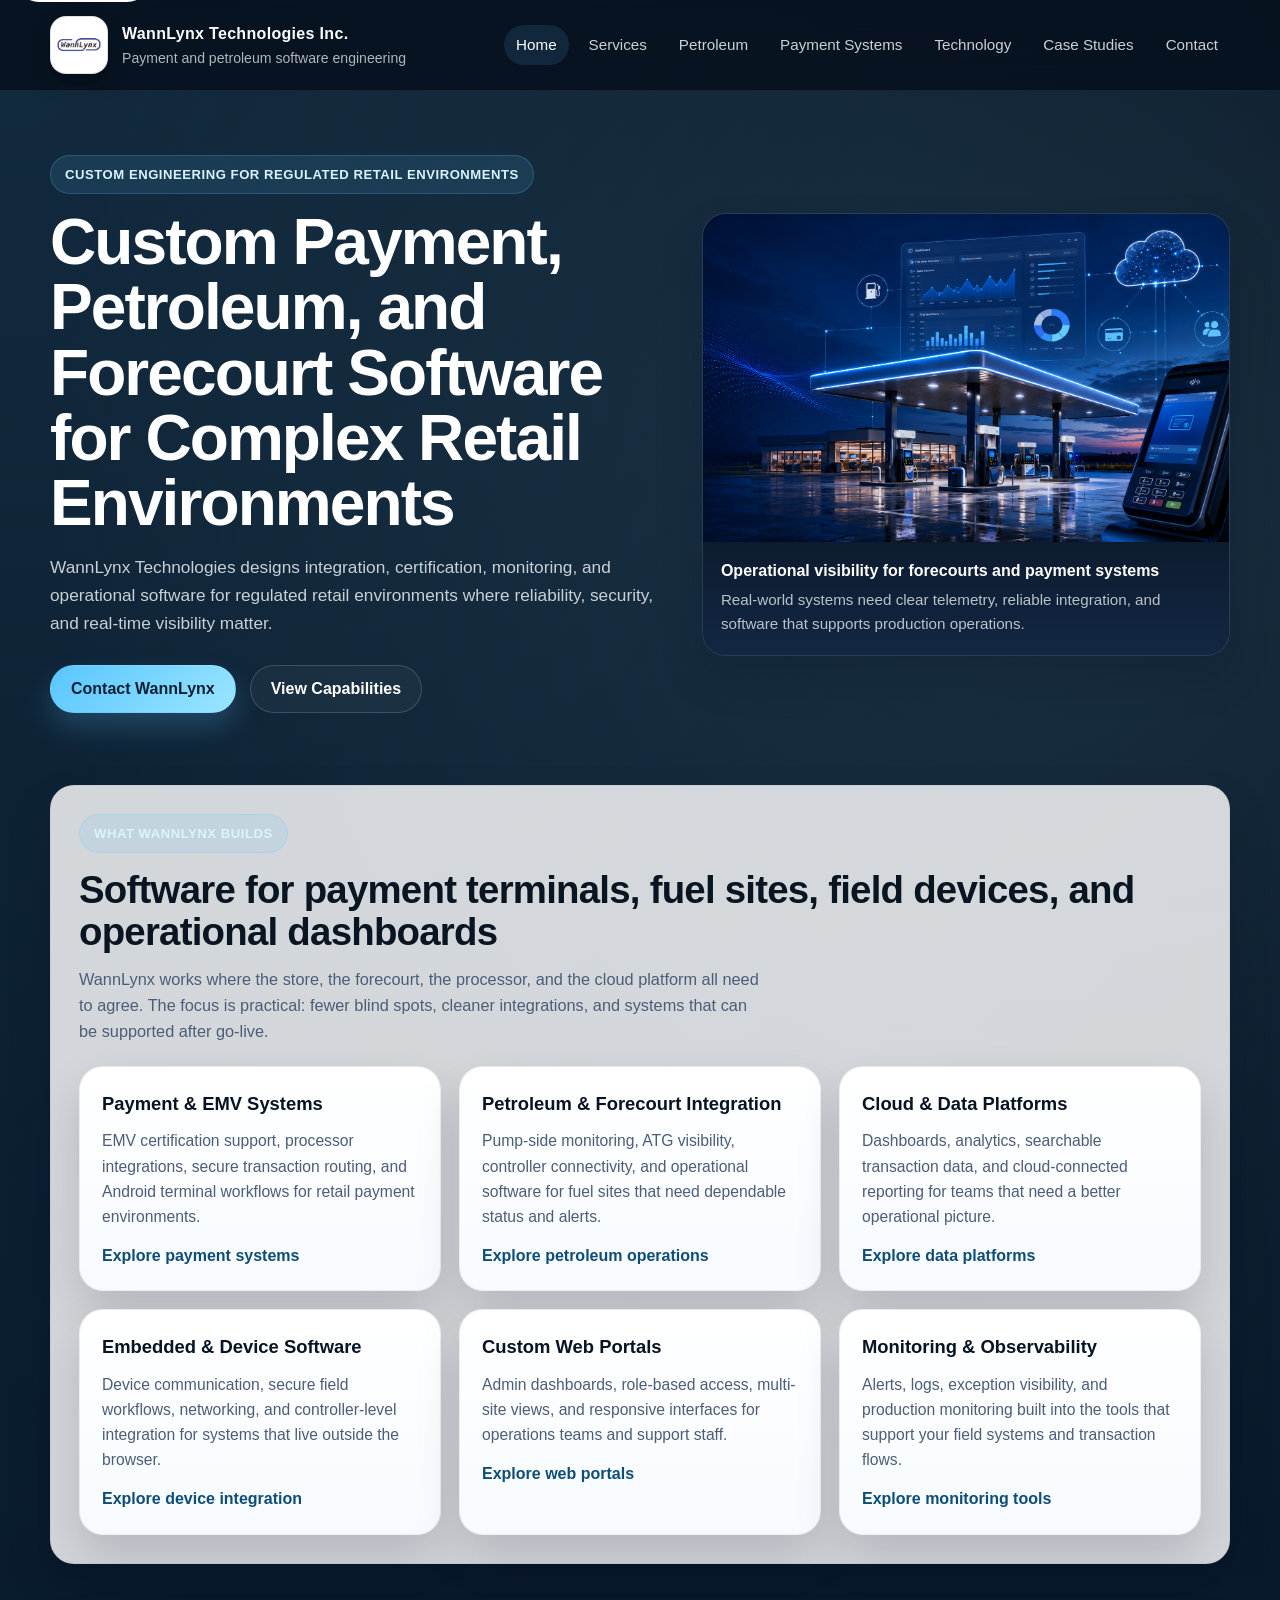
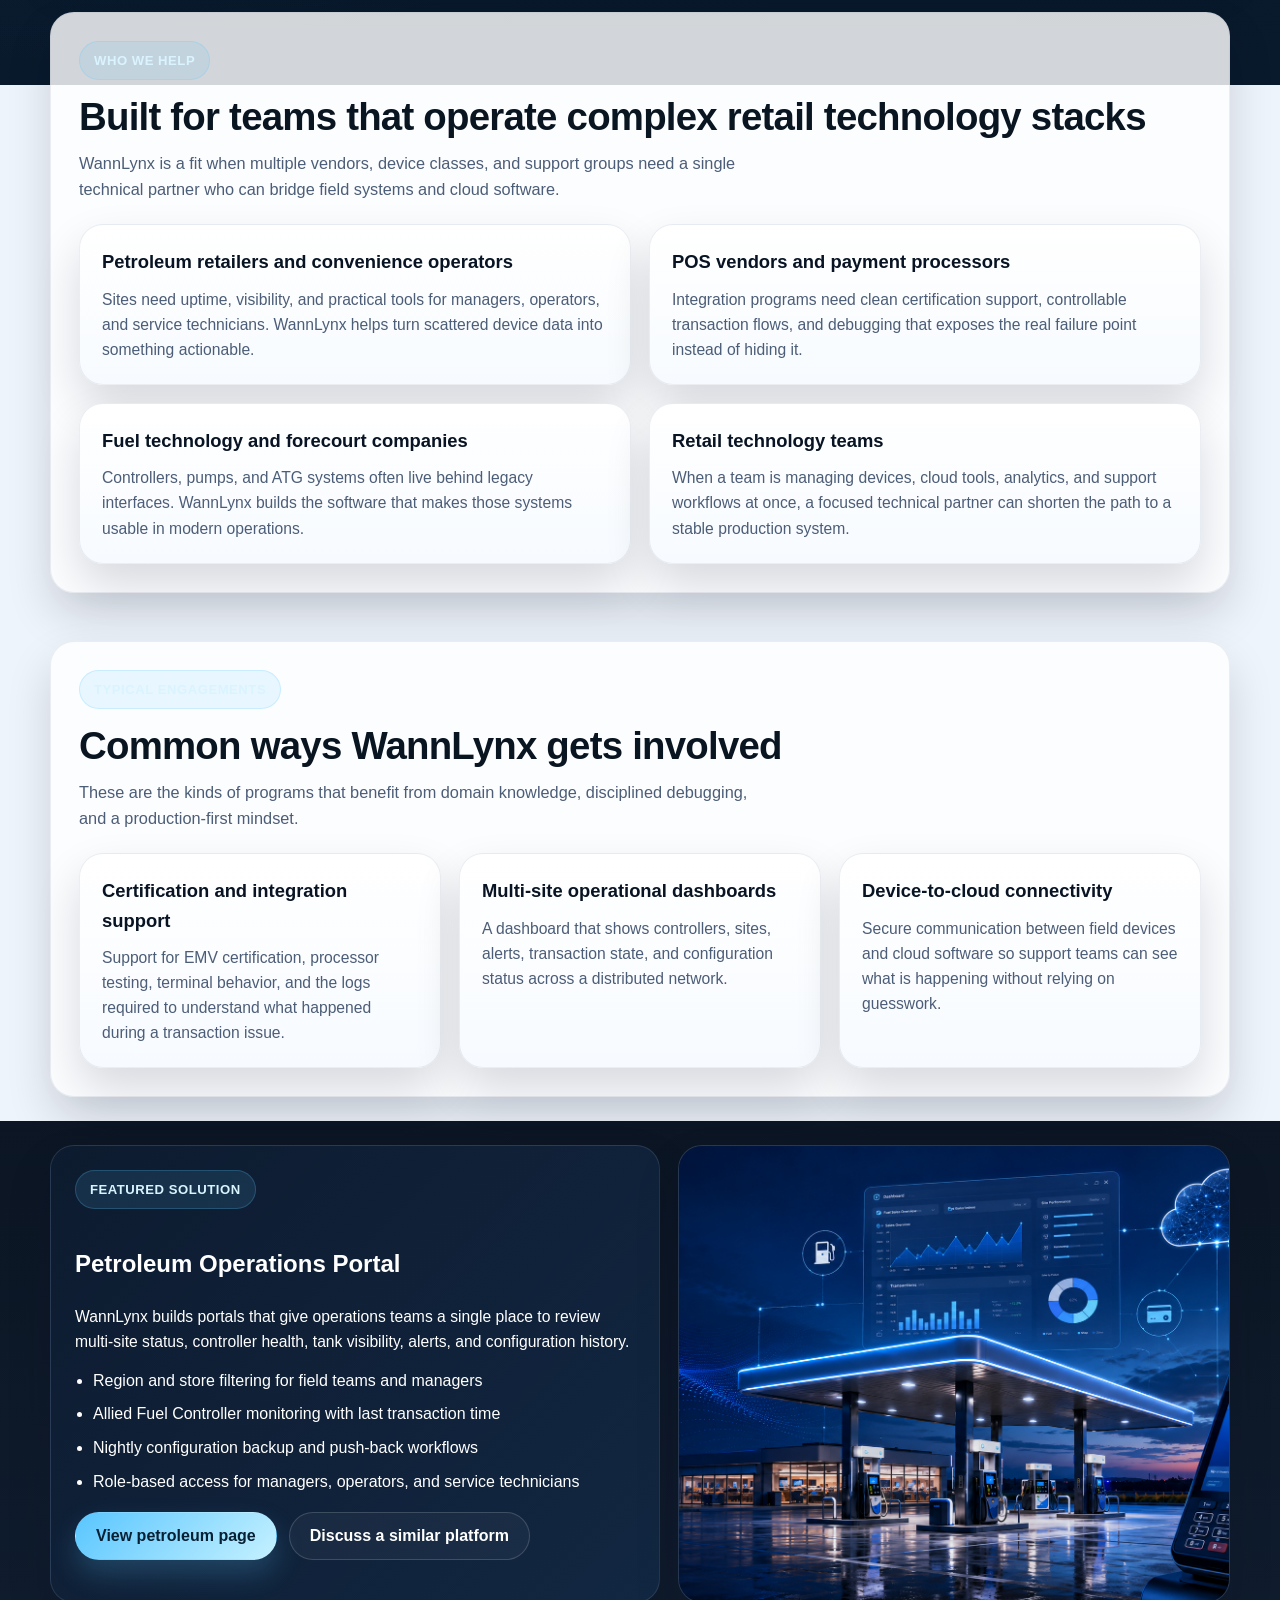
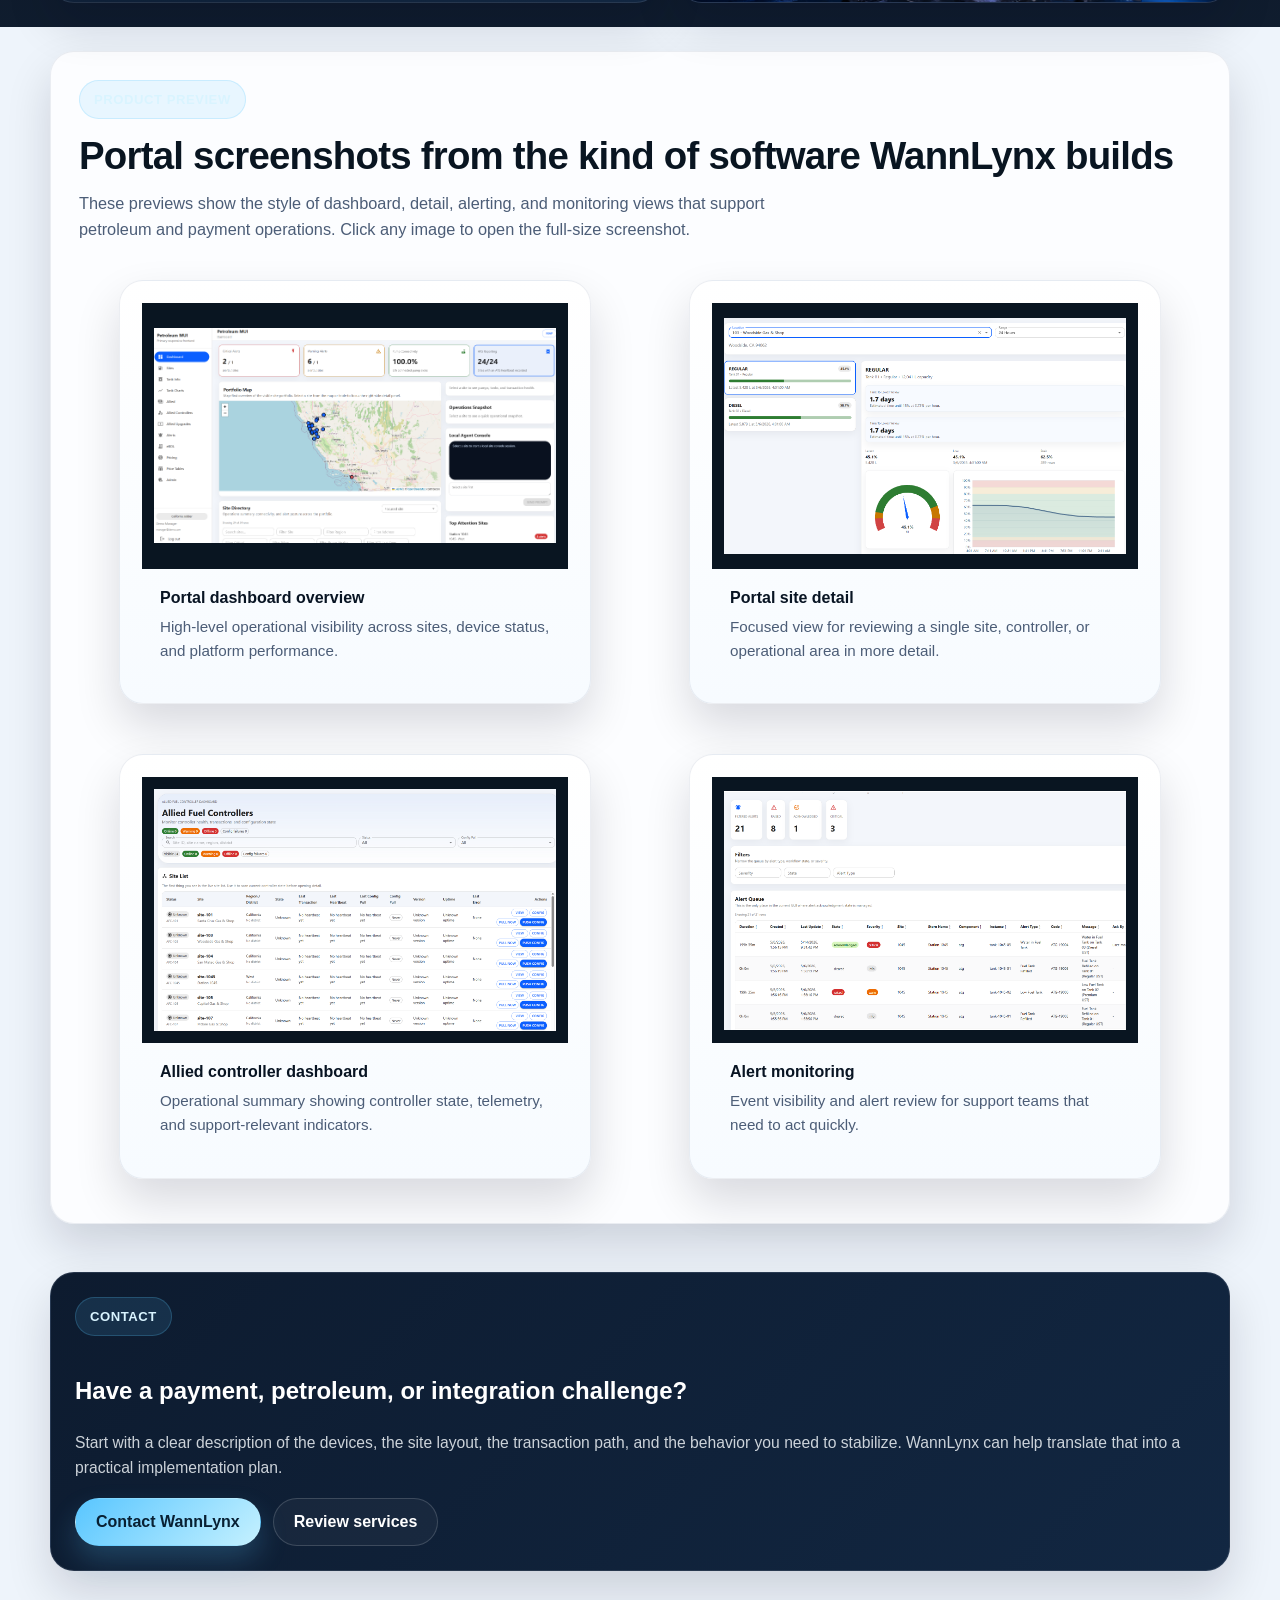
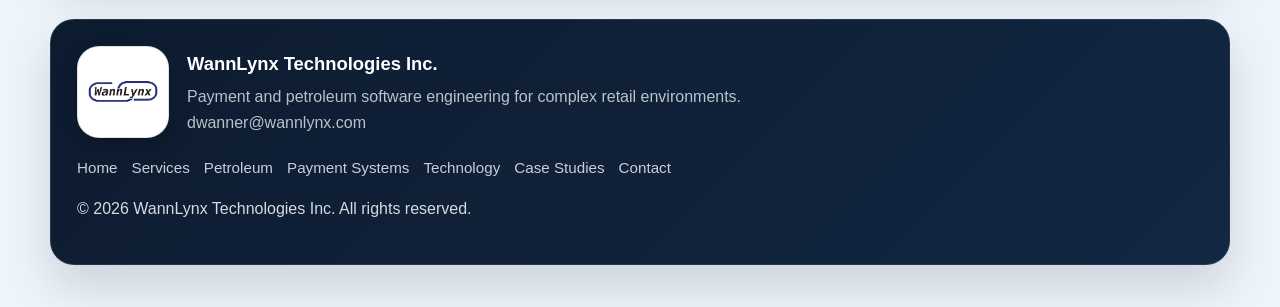
<file: index.html>
<!DOCTYPE html>
<html lang="en">
<head>
  <meta charset="UTF-8">
  <meta name="viewport" content="width=device-width, initial-scale=1.0">
  <title>WannLynx Technologies | Payment & Petroleum Software Solutions</title>
  <meta name="description" content="WannLynx Technologies builds custom payment, petroleum, forecourt, EMV, embedded, and cloud software for complex retail environments.">
  <meta name="robots" content="index,follow">
  <link rel="canonical" href="https://www.wannlynx.com/">
  <meta property="og:title" content="WannLynx Technologies | Payment & Petroleum Software Solutions">
  <meta property="og:description" content="WannLynx Technologies builds custom payment, petroleum, forecourt, EMV, embedded, and cloud software for complex retail environments.">
  <meta property="og:type" content="website">
  <link rel="stylesheet" href="styles.css">
</head>
<body>
  <a class="skip-link focusable" href="#content">Skip to content</a>

  <header class="site-header">
    <div class="wrap header-inner">
      <a class="brand focusable" href="index.html" aria-label="WannLynx Technologies home">
        <img class="brand-mark" src="wannlynx_logo-removebg-preview.png" alt="WannLynx Technologies logo">
        <span class="brand-text">
          <strong>WannLynx Technologies Inc.</strong>
          <span>Payment and petroleum software engineering</span>
        </span>
      </a>

      <nav class="nav" aria-label="Primary">
        <a class="focusable" href="index.html" aria-current="page">Home</a>
        <a class="focusable" href="services.html">Services</a>
        <a class="focusable" href="petroleum.html">Petroleum</a>
        <a class="focusable" href="payments.html">Payment Systems</a>
        <a class="focusable" href="technology.html">Technology</a>
        <a class="focusable" href="case-studies.html">Case Studies</a>
        <a class="focusable" href="contact.html">Contact</a>
      </nav>
    </div>
  </header>

  <main id="content">
    <section class="hero">
      <div class="wrap hero-grid">
        <div>
          <div class="eyebrow">Custom engineering for regulated retail environments</div>
          <h1>Custom Payment, Petroleum, and Forecourt Software for Complex Retail Environments</h1>
          <p class="lead">WannLynx Technologies designs integration, certification, monitoring, and operational software for regulated retail environments where reliability, security, and real-time visibility matter.</p>
          <div class="hero-actions">
            <a class="button button-primary focusable" href="contact.html">Contact WannLynx</a>
            <a class="button button-secondary focusable" href="services.html">View Capabilities</a>
          </div>
        </div>

        <figure class="hero-image">
          <img src="assets/images/hero-smart-fuel-station.png" alt="Smart fuel station with cloud-connected dashboards and payment terminal">
          <figcaption class="hero-figure-caption">
            <strong>Operational visibility for forecourts and payment systems</strong>
            <span>Real-world systems need clear telemetry, reliable integration, and software that supports production operations.</span>
          </figcaption>
        </figure>
      </div>
    </section>

    <section class="section">
      <div class="wrap panel">
        <div class="section-heading">
          <div class="section-label">What WannLynx Builds</div>
          <h2>Software for payment terminals, fuel sites, field devices, and operational dashboards</h2>
          <p>WannLynx works where the store, the forecourt, the processor, and the cloud platform all need to agree. The focus is practical: fewer blind spots, cleaner integrations, and systems that can be supported after go-live.</p>
        </div>

        <div class="card-grid">
          <article class="card">
            <h3>Payment & EMV Systems</h3>
            <p>EMV certification support, processor integrations, secure transaction routing, and Android terminal workflows for retail payment environments.</p>
            <a class="card-link focusable" href="payments.html">Explore payment systems</a>
          </article>
          <article class="card">
            <h3>Petroleum & Forecourt Integration</h3>
            <p>Pump-side monitoring, ATG visibility, controller connectivity, and operational software for fuel sites that need dependable status and alerts.</p>
            <a class="card-link focusable" href="petroleum.html">Explore petroleum operations</a>
          </article>
          <article class="card">
            <h3>Cloud & Data Platforms</h3>
            <p>Dashboards, analytics, searchable transaction data, and cloud-connected reporting for teams that need a better operational picture.</p>
            <a class="card-link focusable" href="technology.html">Explore data platforms</a>
          </article>
          <article class="card">
            <h3>Embedded & Device Software</h3>
            <p>Device communication, secure field workflows, networking, and controller-level integration for systems that live outside the browser.</p>
            <a class="card-link focusable" href="technology.html">Explore device integration</a>
          </article>
          <article class="card">
            <h3>Custom Web Portals</h3>
            <p>Admin dashboards, role-based access, multi-site views, and responsive interfaces for operations teams and support staff.</p>
            <a class="card-link focusable" href="services.html">Explore web portals</a>
          </article>
          <article class="card">
            <h3>Monitoring & Observability</h3>
            <p>Alerts, logs, exception visibility, and production monitoring built into the tools that support your field systems and transaction flows.</p>
            <a class="card-link focusable" href="technology.html">Explore monitoring tools</a>
          </article>
        </div>
      </div>
    </section>

    <section class="section">
      <div class="wrap panel">
        <div class="section-heading">
          <div class="section-label">Who We Help</div>
          <h2>Built for teams that operate complex retail technology stacks</h2>
          <p>WannLynx is a fit when multiple vendors, device classes, and support groups need a single technical partner who can bridge field systems and cloud software.</p>
        </div>

        <div class="feature-grid">
          <article class="card">
            <h3>Petroleum retailers and convenience operators</h3>
            <p>Sites need uptime, visibility, and practical tools for managers, operators, and service technicians. WannLynx helps turn scattered device data into something actionable.</p>
          </article>
          <article class="card">
            <h3>POS vendors and payment processors</h3>
            <p>Integration programs need clean certification support, controllable transaction flows, and debugging that exposes the real failure point instead of hiding it.</p>
          </article>
          <article class="card">
            <h3>Fuel technology and forecourt companies</h3>
            <p>Controllers, pumps, and ATG systems often live behind legacy interfaces. WannLynx builds the software that makes those systems usable in modern operations.</p>
          </article>
          <article class="card">
            <h3>Retail technology teams</h3>
            <p>When a team is managing devices, cloud tools, analytics, and support workflows at once, a focused technical partner can shorten the path to a stable production system.</p>
          </article>
        </div>
      </div>
    </section>

    <section class="section">
      <div class="wrap panel">
        <div class="section-heading">
          <div class="section-label">Typical Engagements</div>
          <h2>Common ways WannLynx gets involved</h2>
          <p>These are the kinds of programs that benefit from domain knowledge, disciplined debugging, and a production-first mindset.</p>
        </div>

        <div class="outcome-grid">
          <article class="card">
            <h3>Certification and integration support</h3>
            <p>Support for EMV certification, processor testing, terminal behavior, and the logs required to understand what happened during a transaction issue.</p>
          </article>
          <article class="card">
            <h3>Multi-site operational dashboards</h3>
            <p>A dashboard that shows controllers, sites, alerts, transaction state, and configuration status across a distributed network.</p>
          </article>
          <article class="card">
            <h3>Device-to-cloud connectivity</h3>
            <p>Secure communication between field devices and cloud software so support teams can see what is happening without relying on guesswork.</p>
          </article>
        </div>
      </div>
    </section>

    <section class="section dark-band">
      <div class="wrap split-card">
        <div class="callout">
          <div class="section-label">Featured Solution</div>
          <h2>Petroleum Operations Portal</h2>
          <p>WannLynx builds portals that give operations teams a single place to review multi-site status, controller health, tank visibility, alerts, and configuration history.</p>
          <ul class="detail-list">
            <li>Region and store filtering for field teams and managers</li>
            <li>Allied Fuel Controller monitoring with last transaction time</li>
            <li>Nightly configuration backup and push-back workflows</li>
            <li>Role-based access for managers, operators, and service technicians</li>
          </ul>
          <div class="pager">
            <a class="button button-primary focusable" href="petroleum.html">View petroleum page</a>
            <a class="button button-secondary focusable" href="contact.html">Discuss a similar platform</a>
          </div>
        </div>

        <figure class="image-card">
          <img src="assets/images/petroleum-operations.png" alt="Petroleum operations dashboard and connected forecourt equipment">
          <figcaption>
            <strong>Operational software for sites that need clear visibility</strong>
            <span>Designed to present practical status, alerts, and configuration data for production support teams.</span>
          </figcaption>
        </figure>
      </div>
    </section>

    <section class="section">
      <div class="wrap panel">
        <div class="section-heading">
          <div class="section-label">Product Preview</div>
          <h2>Portal screenshots from the kind of software WannLynx builds</h2>
          <p>These previews show the style of dashboard, detail, alerting, and monitoring views that support petroleum and payment operations. Click any image to open the full-size screenshot.</p>
        </div>

        <div class="screenshot-grid">
          <figure class="card screenshot-card">
            <a class="screenshot-link focusable" href="assets/images/portal-dashboard-overview.png" target="_blank" rel="noopener">
              <img src="assets/images/portal-dashboard-overview.png" alt="Portal dashboard overview screenshot">
            </a>
            <figcaption class="screenshot-caption">
              <strong>Portal dashboard overview</strong>
              <span>High-level operational visibility across sites, device status, and platform performance.</span>
            </figcaption>
          </figure>
          <figure class="card screenshot-card">
            <a class="screenshot-link focusable" href="assets/images/portal-site-detail.png" target="_blank" rel="noopener">
              <img src="assets/images/portal-site-detail.png" alt="Portal site detail screenshot">
            </a>
            <figcaption class="screenshot-caption">
              <strong>Portal site detail</strong>
              <span>Focused view for reviewing a single site, controller, or operational area in more detail.</span>
            </figcaption>
          </figure>
          <figure class="card screenshot-card">
            <a class="screenshot-link focusable" href="assets/images/portal-allied-dashboard.png" target="_blank" rel="noopener">
              <img src="assets/images/portal-allied-dashboard.png" alt="Allied Fuel Controller dashboard screenshot">
            </a>
            <figcaption class="screenshot-caption">
              <strong>Allied controller dashboard</strong>
              <span>Operational summary showing controller state, telemetry, and support-relevant indicators.</span>
            </figcaption>
          </figure>
          <figure class="card screenshot-card">
            <a class="screenshot-link focusable" href="assets/images/portal-alert-monitoring.png" target="_blank" rel="noopener">
              <img src="assets/images/portal-alert-monitoring.png" alt="Portal alert monitoring screenshot">
            </a>
            <figcaption class="screenshot-caption">
              <strong>Alert monitoring</strong>
              <span>Event visibility and alert review for support teams that need to act quickly.</span>
            </figcaption>
          </figure>
        </div>
      </div>
    </section>

    <section class="section">
      <div class="wrap callout">
        <div class="section-label">Contact</div>
        <h2>Have a payment, petroleum, or integration challenge?</h2>
        <p>Start with a clear description of the devices, the site layout, the transaction path, and the behavior you need to stabilize. WannLynx can help translate that into a practical implementation plan.</p>
        <div class="pager">
          <a class="button button-primary focusable" href="contact.html">Contact WannLynx</a>
          <a class="button button-secondary focusable" href="services.html">Review services</a>
        </div>
      </div>
    </section>
  </main>

  <footer class="footer">
    <div class="wrap footer-panel">
      <div class="footer-brand">
        <img class="brand-mark" src="wannlynx_logo-removebg-preview.png" alt="WannLynx Technologies logo">
        <div>
          <strong>WannLynx Technologies Inc.</strong>
          <p>Payment and petroleum software engineering for complex retail environments.</p>
          <p><a class="focusable" href="mailto:dwanner@wannlynx.com">dwanner@wannlynx.com</a></p>
        </div>
      </div>

      <div class="footer-links" aria-label="Footer">
        <a class="focusable" href="index.html">Home</a>
        <a class="focusable" href="services.html">Services</a>
        <a class="focusable" href="petroleum.html">Petroleum</a>
        <a class="focusable" href="payments.html">Payment Systems</a>
        <a class="focusable" href="technology.html">Technology</a>
        <a class="focusable" href="case-studies.html">Case Studies</a>
        <a class="focusable" href="contact.html">Contact</a>
      </div>

      <p>&copy; 2026 WannLynx Technologies Inc. All rights reserved.</p>
    </div>
  </footer>
</body>
</html>
</file>
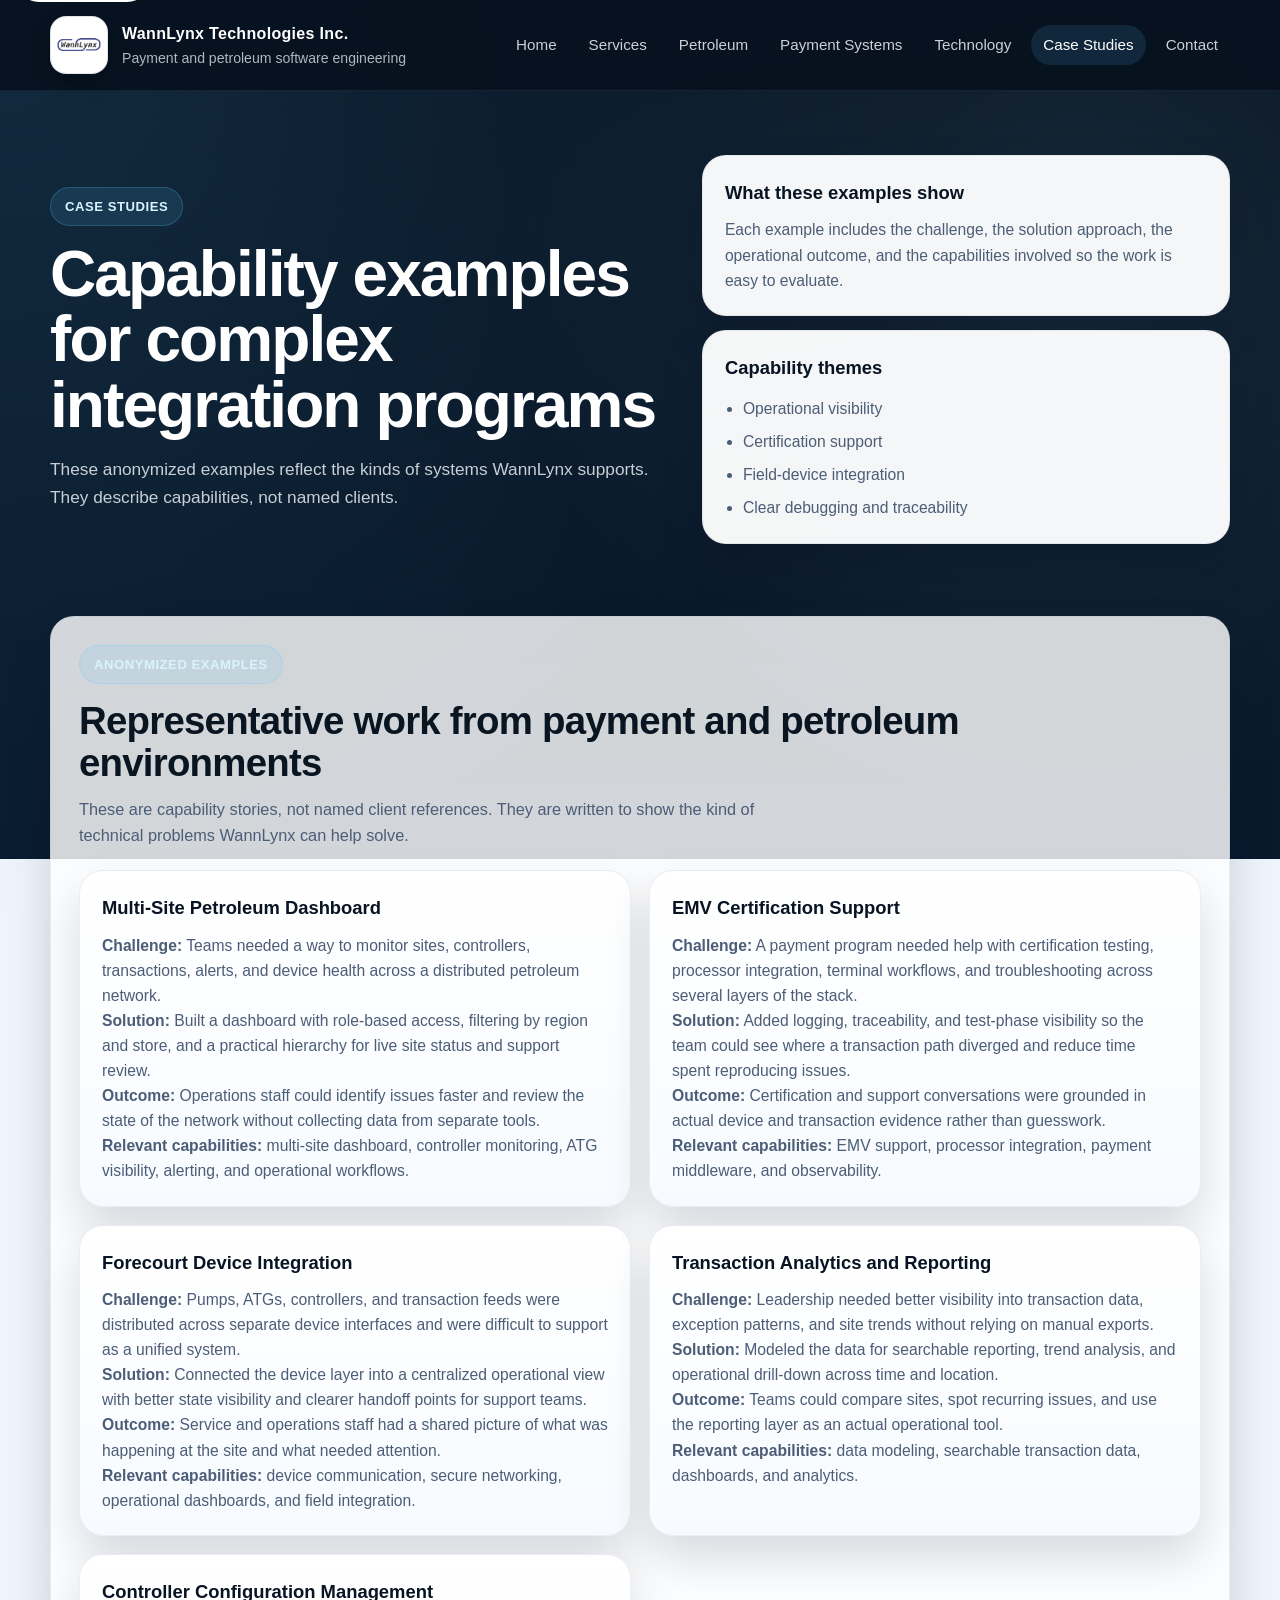
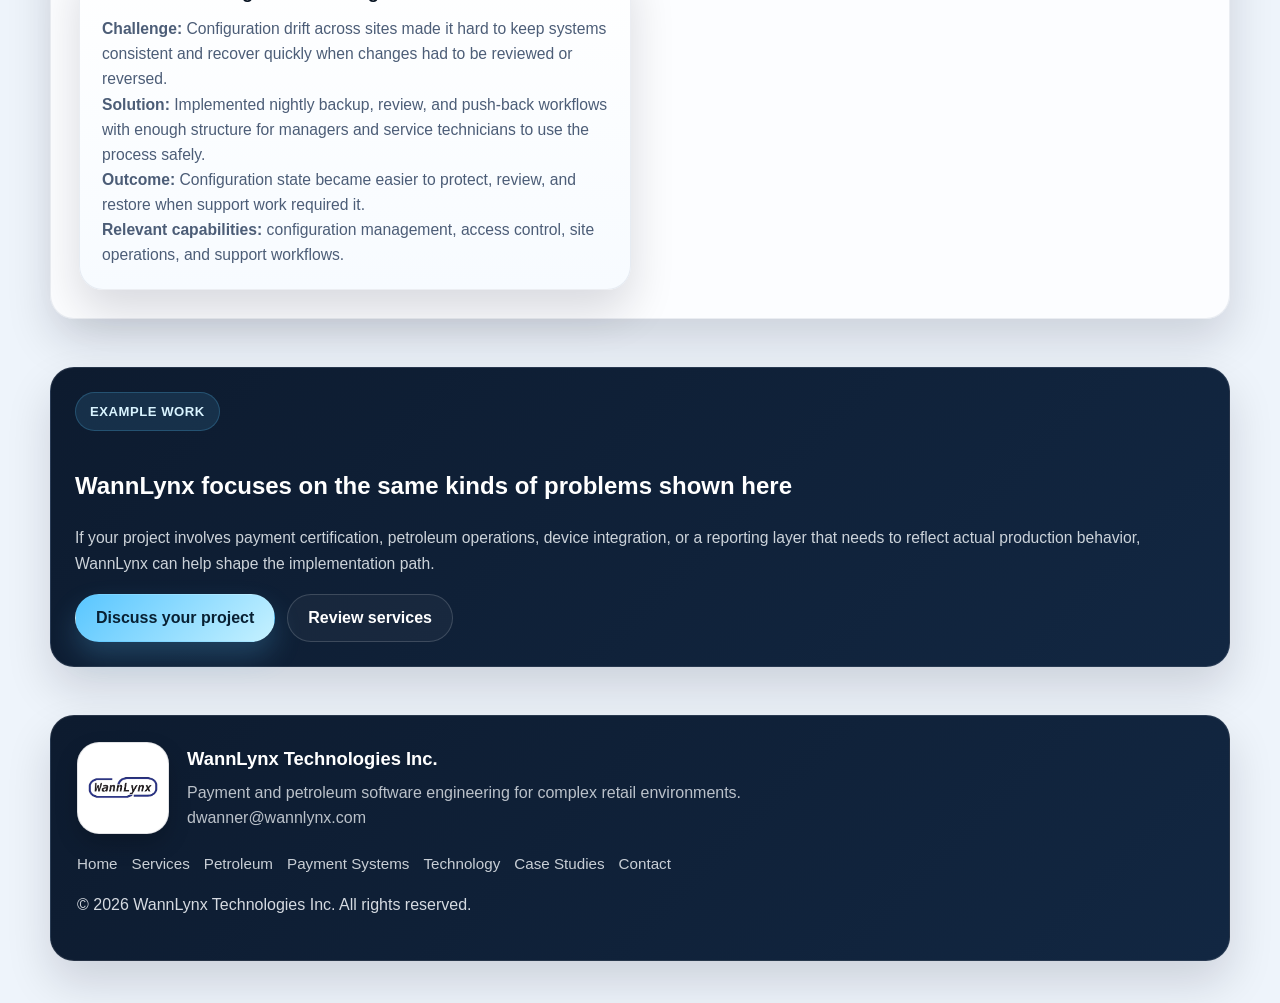
<file: case-studies.html>
<!DOCTYPE html>
<html lang="en">
<head>
  <meta charset="UTF-8">
  <meta name="viewport" content="width=device-width, initial-scale=1.0">
  <title>Case Studies | WannLynx Technologies</title>
  <meta name="description" content="Anonymized example work from WannLynx Technologies: multi-site dashboards, EMV certification support, and forecourt device integration.">
  <meta name="robots" content="index,follow">
  <link rel="canonical" href="https://www.wannlynx.com/case-studies.html">
  <meta property="og:title" content="Case Studies | WannLynx Technologies">
  <meta property="og:description" content="Anonymized example work from WannLynx Technologies: multi-site dashboards, EMV certification support, and forecourt device integration.">
  <meta property="og:type" content="website">
  <link rel="stylesheet" href="styles.css">
</head>
<body>
  <a class="skip-link focusable" href="#content">Skip to content</a>
  <header class="site-header">
    <div class="wrap header-inner">
      <a class="brand focusable" href="index.html">
        <img class="brand-mark" src="wannlynx_logo-removebg-preview.png" alt="WannLynx Technologies logo">
        <span class="brand-text"><strong>WannLynx Technologies Inc.</strong><span>Payment and petroleum software engineering</span></span>
      </a>
      <nav class="nav" aria-label="Primary">
        <a class="focusable" href="index.html">Home</a>
        <a class="focusable" href="services.html">Services</a>
        <a class="focusable" href="petroleum.html">Petroleum</a>
        <a class="focusable" href="payments.html">Payment Systems</a>
        <a class="focusable" href="technology.html">Technology</a>
        <a class="focusable" href="case-studies.html" aria-current="page">Case Studies</a>
        <a class="focusable" href="contact.html">Contact</a>
      </nav>
    </div>
  </header>

  <main id="content">
    <section class="page-hero hero">
      <div class="wrap page-hero-grid">
        <div>
          <div class="eyebrow">Case Studies</div>
          <h1>Capability examples for complex integration programs</h1>
          <p class="lead">These anonymized examples reflect the kinds of systems WannLynx supports. They describe capabilities, not named clients.</p>
        </div>

        <div class="hero-side">
          <div class="card">
            <h3>What these examples show</h3>
            <p>Each example includes the challenge, the solution approach, the operational outcome, and the capabilities involved so the work is easy to evaluate.</p>
          </div>
          <div class="card">
            <h3>Capability themes</h3>
            <ul>
              <li>Operational visibility</li>
              <li>Certification support</li>
              <li>Field-device integration</li>
              <li>Clear debugging and traceability</li>
            </ul>
          </div>
        </div>
      </div>
    </section>

    <section class="section">
      <div class="wrap panel">
        <div class="section-heading">
          <div class="section-label">Anonymized Examples</div>
          <h2>Representative work from payment and petroleum environments</h2>
          <p>These are capability stories, not named client references. They are written to show the kind of technical problems WannLynx can help solve.</p>
        </div>

        <div class="example-grid">
          <article class="card">
            <h3>Multi-Site Petroleum Dashboard</h3>
            <p><strong>Challenge:</strong> Teams needed a way to monitor sites, controllers, transactions, alerts, and device health across a distributed petroleum network.</p>
            <p><strong>Solution:</strong> Built a dashboard with role-based access, filtering by region and store, and a practical hierarchy for live site status and support review.</p>
            <p><strong>Outcome:</strong> Operations staff could identify issues faster and review the state of the network without collecting data from separate tools.</p>
            <p><strong>Relevant capabilities:</strong> multi-site dashboard, controller monitoring, ATG visibility, alerting, and operational workflows.</p>
          </article>

          <article class="card">
            <h3>EMV Certification Support</h3>
            <p><strong>Challenge:</strong> A payment program needed help with certification testing, processor integration, terminal workflows, and troubleshooting across several layers of the stack.</p>
            <p><strong>Solution:</strong> Added logging, traceability, and test-phase visibility so the team could see where a transaction path diverged and reduce time spent reproducing issues.</p>
            <p><strong>Outcome:</strong> Certification and support conversations were grounded in actual device and transaction evidence rather than guesswork.</p>
            <p><strong>Relevant capabilities:</strong> EMV support, processor integration, payment middleware, and observability.</p>
          </article>

          <article class="card">
            <h3>Forecourt Device Integration</h3>
            <p><strong>Challenge:</strong> Pumps, ATGs, controllers, and transaction feeds were distributed across separate device interfaces and were difficult to support as a unified system.</p>
            <p><strong>Solution:</strong> Connected the device layer into a centralized operational view with better state visibility and clearer handoff points for support teams.</p>
            <p><strong>Outcome:</strong> Service and operations staff had a shared picture of what was happening at the site and what needed attention.</p>
            <p><strong>Relevant capabilities:</strong> device communication, secure networking, operational dashboards, and field integration.</p>
          </article>

          <article class="card">
            <h3>Transaction Analytics and Reporting</h3>
            <p><strong>Challenge:</strong> Leadership needed better visibility into transaction data, exception patterns, and site trends without relying on manual exports.</p>
            <p><strong>Solution:</strong> Modeled the data for searchable reporting, trend analysis, and operational drill-down across time and location.</p>
            <p><strong>Outcome:</strong> Teams could compare sites, spot recurring issues, and use the reporting layer as an actual operational tool.</p>
            <p><strong>Relevant capabilities:</strong> data modeling, searchable transaction data, dashboards, and analytics.</p>
          </article>

          <article class="card">
            <h3>Controller Configuration Management</h3>
            <p><strong>Challenge:</strong> Configuration drift across sites made it hard to keep systems consistent and recover quickly when changes had to be reviewed or reversed.</p>
            <p><strong>Solution:</strong> Implemented nightly backup, review, and push-back workflows with enough structure for managers and service technicians to use the process safely.</p>
            <p><strong>Outcome:</strong> Configuration state became easier to protect, review, and restore when support work required it.</p>
            <p><strong>Relevant capabilities:</strong> configuration management, access control, site operations, and support workflows.</p>
          </article>
        </div>
      </div>
    </section>

    <section class="section">
      <div class="wrap callout">
        <div class="section-label">Example Work</div>
        <h2>WannLynx focuses on the same kinds of problems shown here</h2>
        <p>If your project involves payment certification, petroleum operations, device integration, or a reporting layer that needs to reflect actual production behavior, WannLynx can help shape the implementation path.</p>
        <div class="pager">
          <a class="button button-primary focusable" href="contact.html">Discuss your project</a>
          <a class="button button-secondary focusable" href="services.html">Review services</a>
        </div>
      </div>
    </section>
  </main>

  <footer class="footer">
    <div class="wrap footer-panel">
      <div class="footer-brand">
        <img class="brand-mark" src="wannlynx_logo-removebg-preview.png" alt="WannLynx Technologies logo">
        <div>
          <strong>WannLynx Technologies Inc.</strong>
          <p>Payment and petroleum software engineering for complex retail environments.</p>
          <p><a class="focusable" href="mailto:dwanner@wannlynx.com">dwanner@wannlynx.com</a></p>
        </div>
      </div>
      <div class="footer-links" aria-label="Footer">
        <a class="focusable" href="index.html">Home</a>
        <a class="focusable" href="services.html">Services</a>
        <a class="focusable" href="petroleum.html">Petroleum</a>
        <a class="focusable" href="payments.html">Payment Systems</a>
        <a class="focusable" href="technology.html">Technology</a>
        <a class="focusable" href="case-studies.html">Case Studies</a>
        <a class="focusable" href="contact.html">Contact</a>
      </div>
      <p>&copy; 2026 WannLynx Technologies Inc. All rights reserved.</p>
    </div>
  </footer>
</body>
</html>
</file>
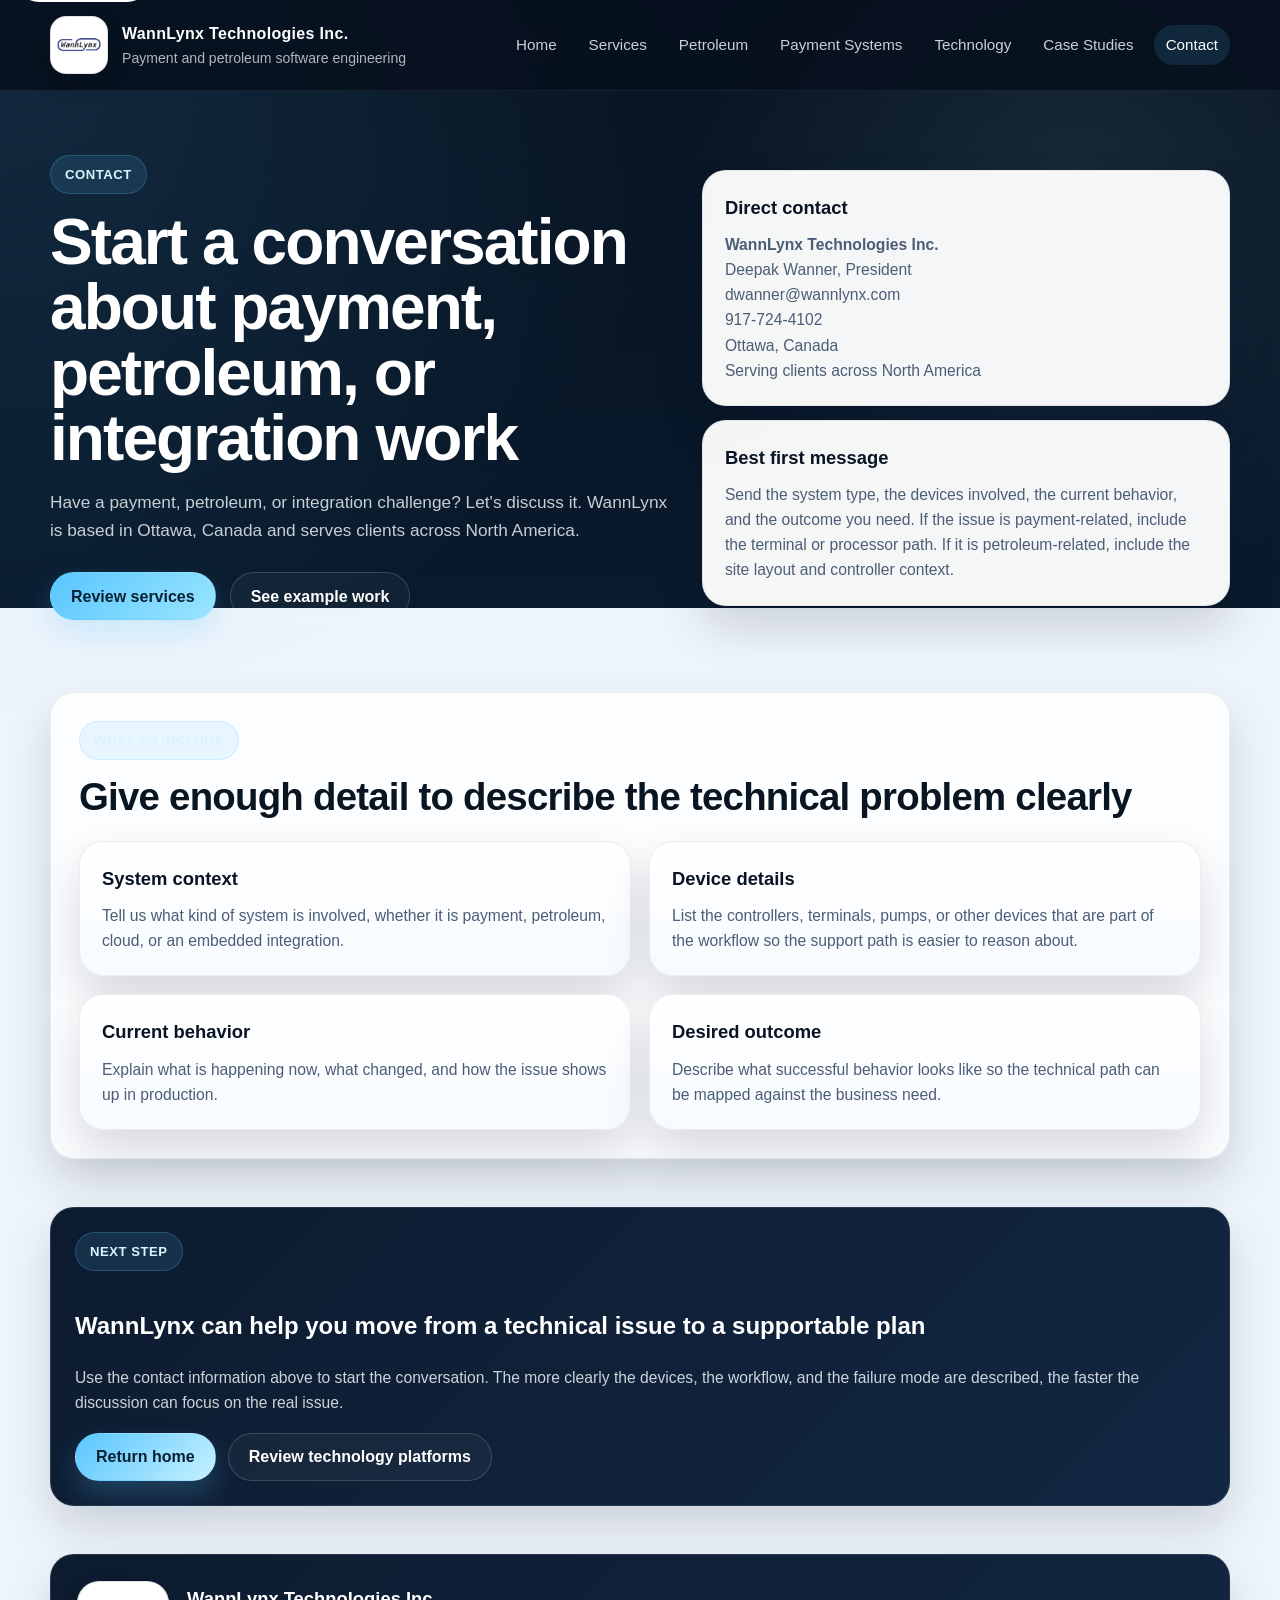
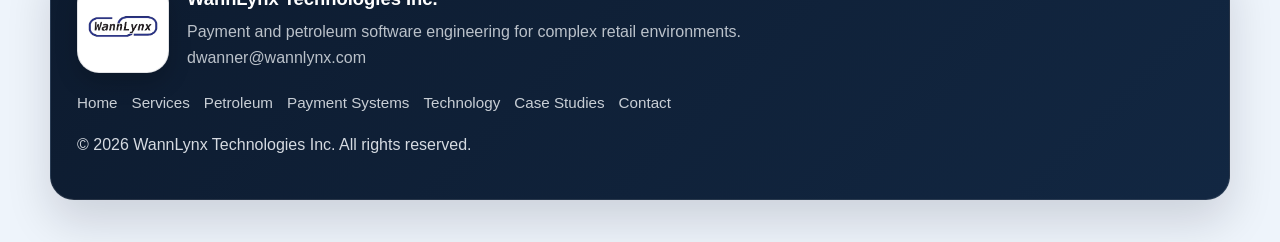
<file: contact.html>
<!DOCTYPE html>
<html lang="en">
<head>
  <meta charset="UTF-8">
  <meta name="viewport" content="width=device-width, initial-scale=1.0">
  <title>Contact | WannLynx Technologies</title>
  <meta name="description" content="Contact WannLynx Technologies in Ottawa, Canada for payment, petroleum, and integration projects across North America.">
  <meta name="robots" content="index,follow">
  <link rel="canonical" href="https://www.wannlynx.com/contact.html">
  <meta property="og:title" content="Contact | WannLynx Technologies">
  <meta property="og:description" content="Contact WannLynx Technologies in Ottawa, Canada for payment, petroleum, and integration projects across North America.">
  <meta property="og:type" content="website">
  <link rel="stylesheet" href="styles.css">
</head>
<body>
  <a class="skip-link focusable" href="#content">Skip to content</a>
  <header class="site-header">
    <div class="wrap header-inner">
      <a class="brand focusable" href="index.html">
        <img class="brand-mark" src="wannlynx_logo-removebg-preview.png" alt="WannLynx Technologies logo">
        <span class="brand-text"><strong>WannLynx Technologies Inc.</strong><span>Payment and petroleum software engineering</span></span>
      </a>
      <nav class="nav" aria-label="Primary">
        <a class="focusable" href="index.html">Home</a>
        <a class="focusable" href="services.html">Services</a>
        <a class="focusable" href="petroleum.html">Petroleum</a>
        <a class="focusable" href="payments.html">Payment Systems</a>
        <a class="focusable" href="technology.html">Technology</a>
        <a class="focusable" href="case-studies.html">Case Studies</a>
        <a class="focusable" href="contact.html" aria-current="page">Contact</a>
      </nav>
    </div>
  </header>

  <main id="content">
    <section class="page-hero hero">
      <div class="wrap page-hero-grid">
        <div>
          <div class="eyebrow">Contact</div>
          <h1>Start a conversation about payment, petroleum, or integration work</h1>
          <p class="lead">Have a payment, petroleum, or integration challenge? Let's discuss it. WannLynx is based in Ottawa, Canada and serves clients across North America.</p>
          <div class="hero-actions">
            <a class="button button-primary focusable" href="services.html">Review services</a>
            <a class="button button-secondary focusable" href="case-studies.html">See example work</a>
          </div>
        </div>

        <div class="hero-side">
          <div class="card">
            <h3>Direct contact</h3>
            <p><strong>WannLynx Technologies Inc.</strong></p>
            <p>Deepak Wanner, President</p>
            <p><a class="focusable" href="mailto:dwanner@wannlynx.com">dwanner@wannlynx.com</a></p>
            <p><a class="focusable" href="tel:+19177244102">917-724-4102</a></p>
            <p>Ottawa, Canada</p>
            <p>Serving clients across North America</p>
          </div>
          <div class="card">
            <h3>Best first message</h3>
            <p>Send the system type, the devices involved, the current behavior, and the outcome you need. If the issue is payment-related, include the terminal or processor path. If it is petroleum-related, include the site layout and controller context.</p>
          </div>
        </div>
      </div>
    </section>

    <section class="section">
      <div class="wrap panel">
        <div class="section-heading">
          <div class="section-label">What to include</div>
          <h2>Give enough detail to describe the technical problem clearly</h2>
        </div>

        <div class="feature-grid">
          <article class="card">
            <h3>System context</h3>
            <p>Tell us what kind of system is involved, whether it is payment, petroleum, cloud, or an embedded integration.</p>
          </article>
          <article class="card">
            <h3>Device details</h3>
            <p>List the controllers, terminals, pumps, or other devices that are part of the workflow so the support path is easier to reason about.</p>
          </article>
          <article class="card">
            <h3>Current behavior</h3>
            <p>Explain what is happening now, what changed, and how the issue shows up in production.</p>
          </article>
          <article class="card">
            <h3>Desired outcome</h3>
            <p>Describe what successful behavior looks like so the technical path can be mapped against the business need.</p>
          </article>
        </div>
      </div>
    </section>

    <section class="section">
      <div class="wrap callout">
        <div class="section-label">Next step</div>
        <h2>WannLynx can help you move from a technical issue to a supportable plan</h2>
        <p>Use the contact information above to start the conversation. The more clearly the devices, the workflow, and the failure mode are described, the faster the discussion can focus on the real issue.</p>
        <div class="pager">
          <a class="button button-primary focusable" href="index.html">Return home</a>
          <a class="button button-secondary focusable" href="technology.html">Review technology platforms</a>
        </div>
      </div>
    </section>
  </main>

  <footer class="footer">
    <div class="wrap footer-panel">
      <div class="footer-brand">
        <img class="brand-mark" src="wannlynx_logo-removebg-preview.png" alt="WannLynx Technologies logo">
        <div>
          <strong>WannLynx Technologies Inc.</strong>
          <p>Payment and petroleum software engineering for complex retail environments.</p>
          <p><a class="focusable" href="mailto:dwanner@wannlynx.com">dwanner@wannlynx.com</a></p>
        </div>
      </div>
      <div class="footer-links" aria-label="Footer">
        <a class="focusable" href="index.html">Home</a>
        <a class="focusable" href="services.html">Services</a>
        <a class="focusable" href="petroleum.html">Petroleum</a>
        <a class="focusable" href="payments.html">Payment Systems</a>
        <a class="focusable" href="technology.html">Technology</a>
        <a class="focusable" href="case-studies.html">Case Studies</a>
        <a class="focusable" href="contact.html">Contact</a>
      </div>
      <p>&copy; 2026 WannLynx Technologies Inc. All rights reserved.</p>
    </div>
  </footer>
</body>
</html>
</file>
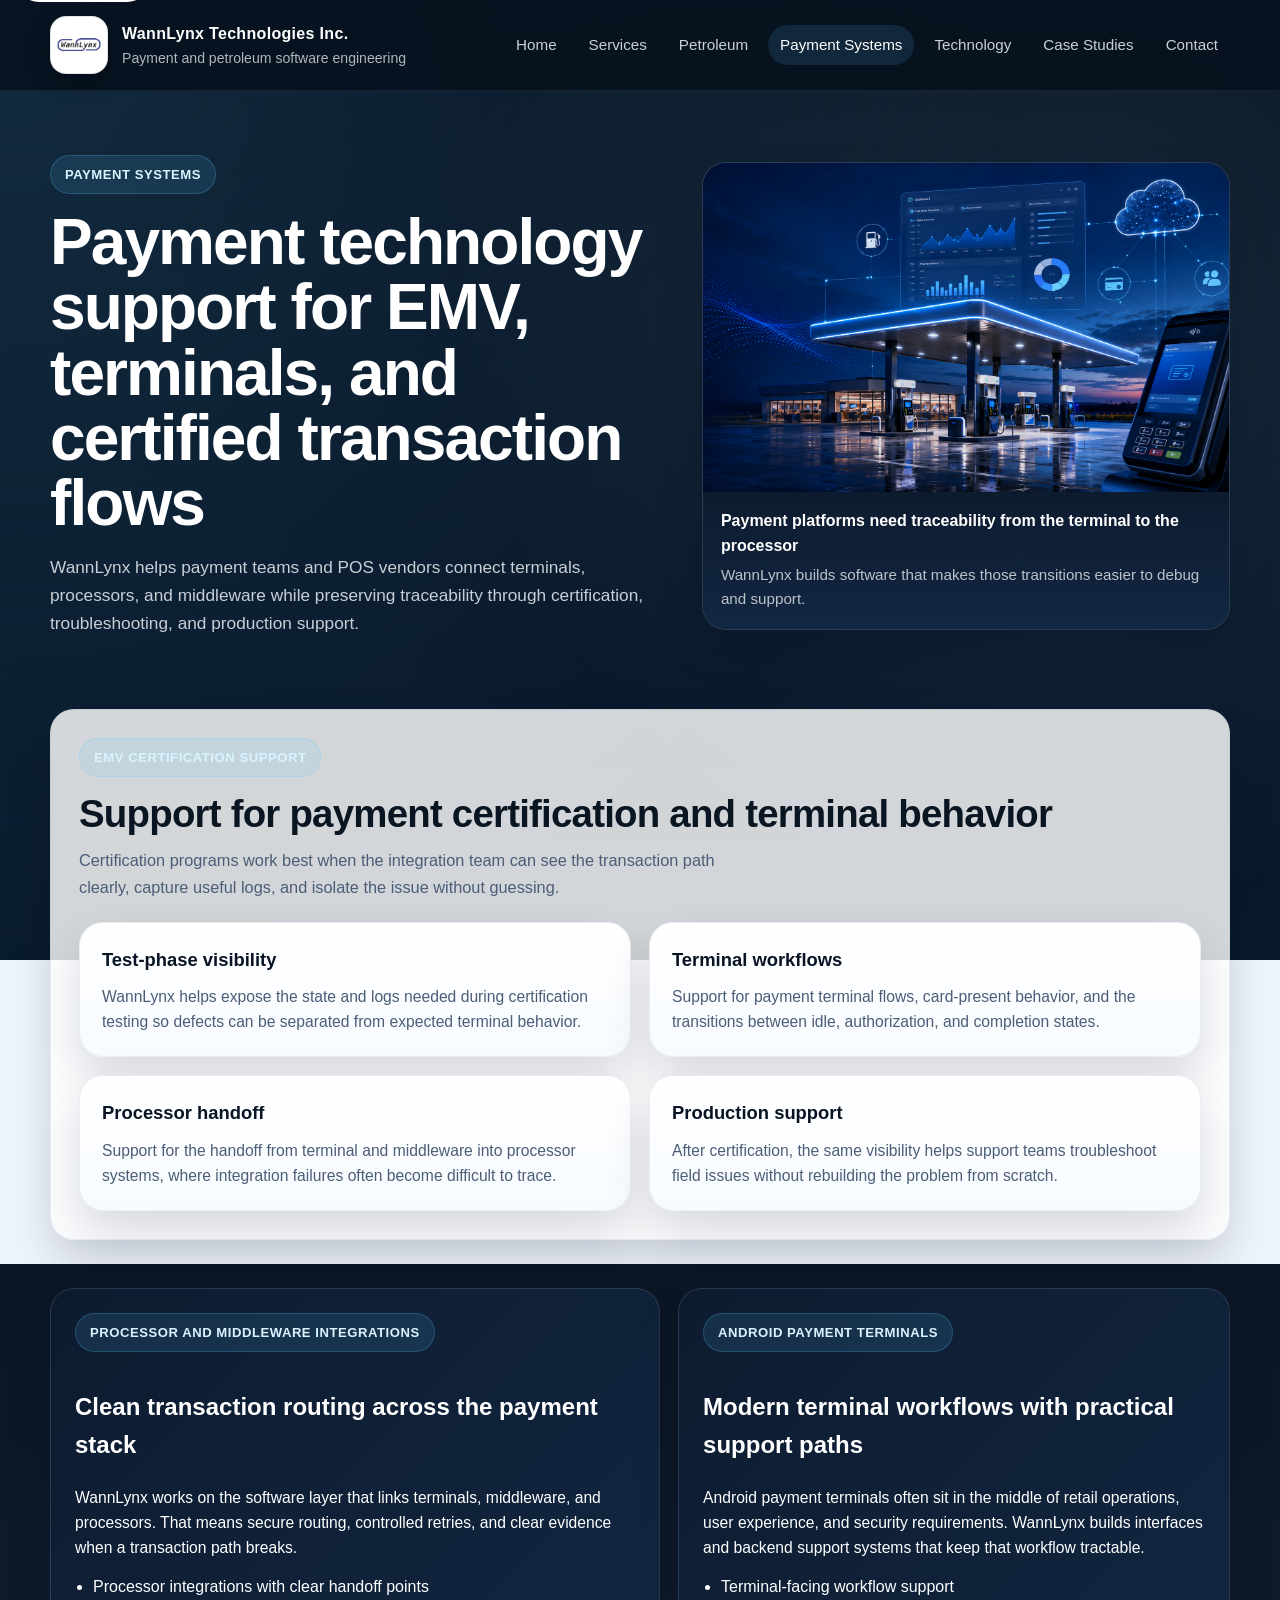
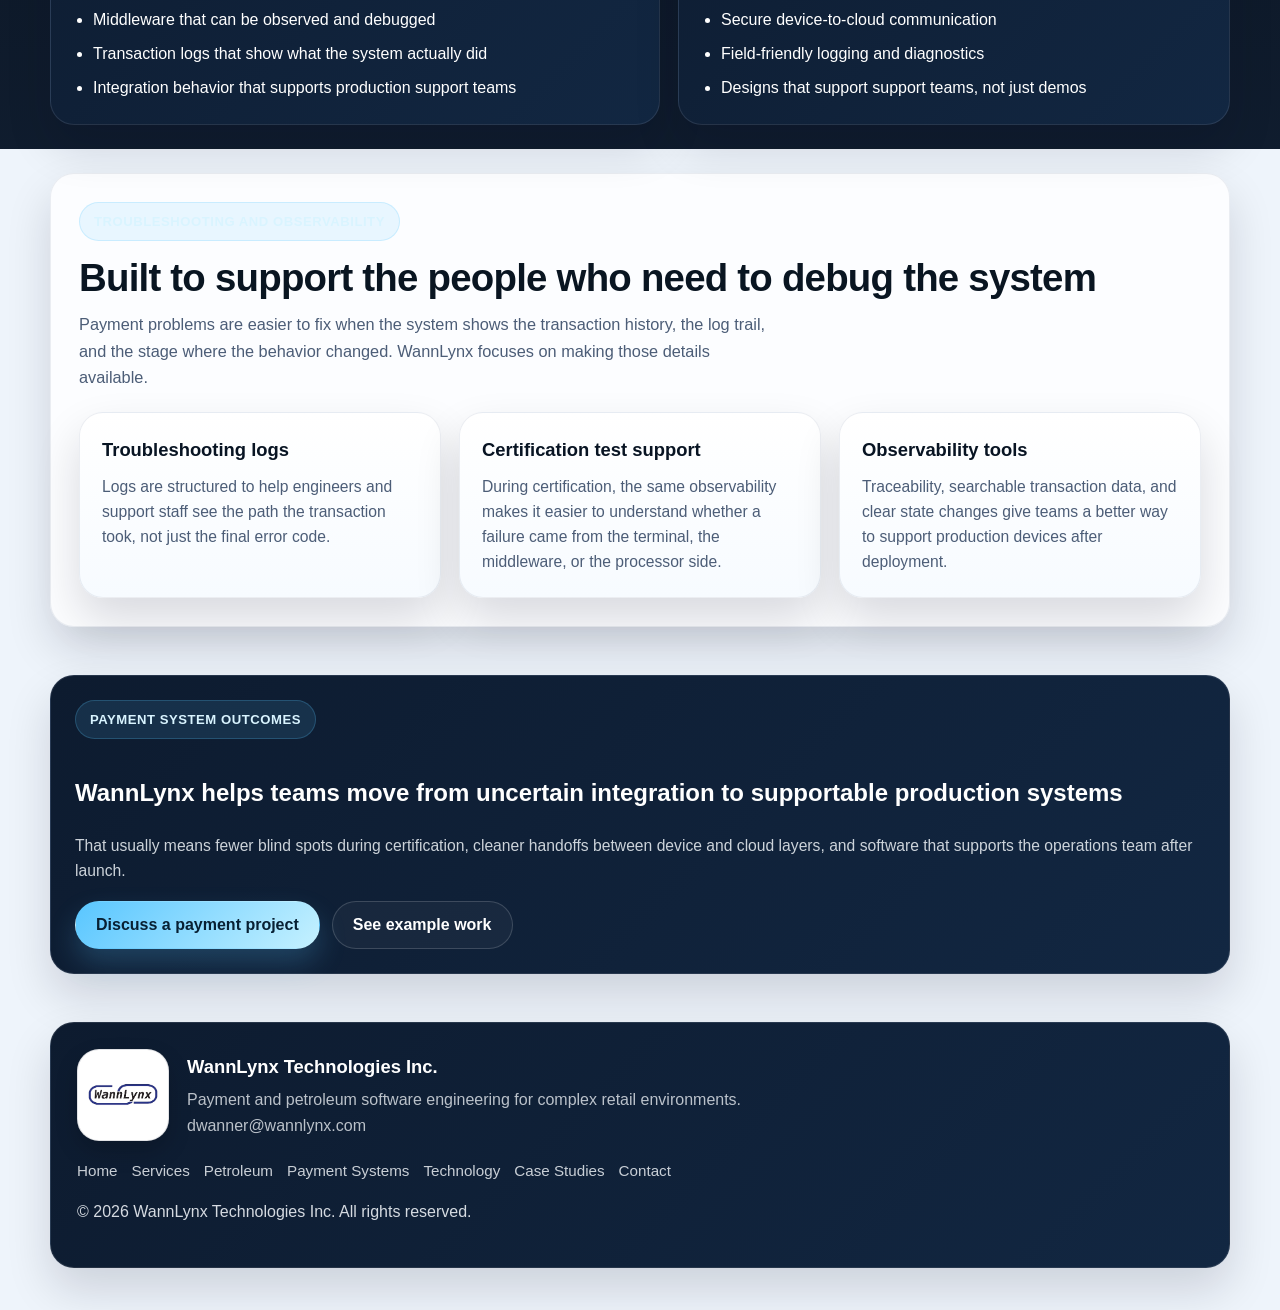
<file: payments.html>
<!DOCTYPE html>
<html lang="en">
<head>
  <meta charset="UTF-8">
  <meta name="viewport" content="width=device-width, initial-scale=1.0">
  <title>Payment Systems | WannLynx Technologies</title>
  <meta name="description" content="WannLynx provides EMV certification support, processor integrations, payment middleware, and transaction troubleshooting.">
  <meta name="robots" content="index,follow">
  <link rel="canonical" href="https://www.wannlynx.com/payments.html">
  <meta property="og:title" content="Payment Systems | WannLynx Technologies">
  <meta property="og:description" content="WannLynx provides EMV certification support, processor integrations, payment middleware, and transaction troubleshooting.">
  <meta property="og:type" content="website">
  <link rel="stylesheet" href="styles.css">
</head>
<body>
  <a class="skip-link focusable" href="#content">Skip to content</a>
  <header class="site-header">
    <div class="wrap header-inner">
      <a class="brand focusable" href="index.html">
        <img class="brand-mark" src="wannlynx_logo-removebg-preview.png" alt="WannLynx Technologies logo">
        <span class="brand-text"><strong>WannLynx Technologies Inc.</strong><span>Payment and petroleum software engineering</span></span>
      </a>
      <nav class="nav" aria-label="Primary">
        <a class="focusable" href="index.html">Home</a>
        <a class="focusable" href="services.html">Services</a>
        <a class="focusable" href="petroleum.html">Petroleum</a>
        <a class="focusable" href="payments.html" aria-current="page">Payment Systems</a>
        <a class="focusable" href="technology.html">Technology</a>
        <a class="focusable" href="case-studies.html">Case Studies</a>
        <a class="focusable" href="contact.html">Contact</a>
      </nav>
    </div>
  </header>

  <main id="content">
    <section class="page-hero hero">
      <div class="wrap page-hero-grid">
        <div>
          <div class="eyebrow">Payment Systems</div>
          <h1>Payment technology support for EMV, terminals, and certified transaction flows</h1>
          <p class="lead">WannLynx helps payment teams and POS vendors connect terminals, processors, and middleware while preserving traceability through certification, troubleshooting, and production support.</p>
        </div>

        <figure class="hero-image">
          <img src="assets/images/payment-terminal.png" alt="Android payment terminal and cloud-connected payment interface">
          <figcaption class="hero-figure-caption">
            <strong>Payment platforms need traceability from the terminal to the processor</strong>
            <span>WannLynx builds software that makes those transitions easier to debug and support.</span>
          </figcaption>
        </figure>
      </div>
    </section>

    <section class="section">
      <div class="wrap panel">
        <div class="section-heading">
          <div class="section-label">EMV Certification Support</div>
          <h2>Support for payment certification and terminal behavior</h2>
          <p>Certification programs work best when the integration team can see the transaction path clearly, capture useful logs, and isolate the issue without guessing.</p>
        </div>

        <div class="feature-grid">
          <article class="card">
            <h3>Test-phase visibility</h3>
            <p>WannLynx helps expose the state and logs needed during certification testing so defects can be separated from expected terminal behavior.</p>
          </article>
          <article class="card">
            <h3>Terminal workflows</h3>
            <p>Support for payment terminal flows, card-present behavior, and the transitions between idle, authorization, and completion states.</p>
          </article>
          <article class="card">
            <h3>Processor handoff</h3>
            <p>Support for the handoff from terminal and middleware into processor systems, where integration failures often become difficult to trace.</p>
          </article>
          <article class="card">
            <h3>Production support</h3>
            <p>After certification, the same visibility helps support teams troubleshoot field issues without rebuilding the problem from scratch.</p>
          </article>
        </div>
      </div>
    </section>

    <section class="section dark-band">
      <div class="wrap split-card">
        <div class="callout">
          <div class="section-label">Processor and Middleware Integrations</div>
          <h2>Clean transaction routing across the payment stack</h2>
          <p>WannLynx works on the software layer that links terminals, middleware, and processors. That means secure routing, controlled retries, and clear evidence when a transaction path breaks.</p>
          <ul class="detail-list">
            <li>Processor integrations with clear handoff points</li>
            <li>Middleware that can be observed and debugged</li>
            <li>Transaction logs that show what the system actually did</li>
            <li>Integration behavior that supports production support teams</li>
          </ul>
        </div>

        <div class="callout">
          <div class="section-label">Android Payment Terminals</div>
          <h2>Modern terminal workflows with practical support paths</h2>
          <p>Android payment terminals often sit in the middle of retail operations, user experience, and security requirements. WannLynx builds interfaces and backend support systems that keep that workflow tractable.</p>
          <ul class="detail-list">
            <li>Terminal-facing workflow support</li>
            <li>Secure device-to-cloud communication</li>
            <li>Field-friendly logging and diagnostics</li>
            <li>Designs that support support teams, not just demos</li>
          </ul>
        </div>
      </div>
    </section>

    <section class="section">
      <div class="wrap panel">
        <div class="section-heading">
          <div class="section-label">Troubleshooting and Observability</div>
          <h2>Built to support the people who need to debug the system</h2>
          <p>Payment problems are easier to fix when the system shows the transaction history, the log trail, and the stage where the behavior changed. WannLynx focuses on making those details available.</p>
        </div>

        <div class="card-grid">
          <article class="card">
            <h3>Troubleshooting logs</h3>
            <p>Logs are structured to help engineers and support staff see the path the transaction took, not just the final error code.</p>
          </article>
          <article class="card">
            <h3>Certification test support</h3>
            <p>During certification, the same observability makes it easier to understand whether a failure came from the terminal, the middleware, or the processor side.</p>
          </article>
          <article class="card">
            <h3>Observability tools</h3>
            <p>Traceability, searchable transaction data, and clear state changes give teams a better way to support production devices after deployment.</p>
          </article>
        </div>
      </div>
    </section>

    <section class="section">
      <div class="wrap callout">
        <div class="section-label">Payment System Outcomes</div>
        <h2>WannLynx helps teams move from uncertain integration to supportable production systems</h2>
        <p>That usually means fewer blind spots during certification, cleaner handoffs between device and cloud layers, and software that supports the operations team after launch.</p>
        <div class="pager">
          <a class="button button-primary focusable" href="contact.html">Discuss a payment project</a>
          <a class="button button-secondary focusable" href="case-studies.html">See example work</a>
        </div>
      </div>
    </section>
  </main>

  <footer class="footer">
    <div class="wrap footer-panel">
      <div class="footer-brand">
        <img class="brand-mark" src="wannlynx_logo-removebg-preview.png" alt="WannLynx Technologies logo">
        <div>
          <strong>WannLynx Technologies Inc.</strong>
          <p>Payment and petroleum software engineering for complex retail environments.</p>
          <p><a class="focusable" href="mailto:dwanner@wannlynx.com">dwanner@wannlynx.com</a></p>
        </div>
      </div>
      <div class="footer-links" aria-label="Footer">
        <a class="focusable" href="index.html">Home</a>
        <a class="focusable" href="services.html">Services</a>
        <a class="focusable" href="petroleum.html">Petroleum</a>
        <a class="focusable" href="payments.html">Payment Systems</a>
        <a class="focusable" href="technology.html">Technology</a>
        <a class="focusable" href="case-studies.html">Case Studies</a>
        <a class="focusable" href="contact.html">Contact</a>
      </div>
      <p>&copy; 2026 WannLynx Technologies Inc. All rights reserved.</p>
    </div>
  </footer>
</body>
</html>
</file>
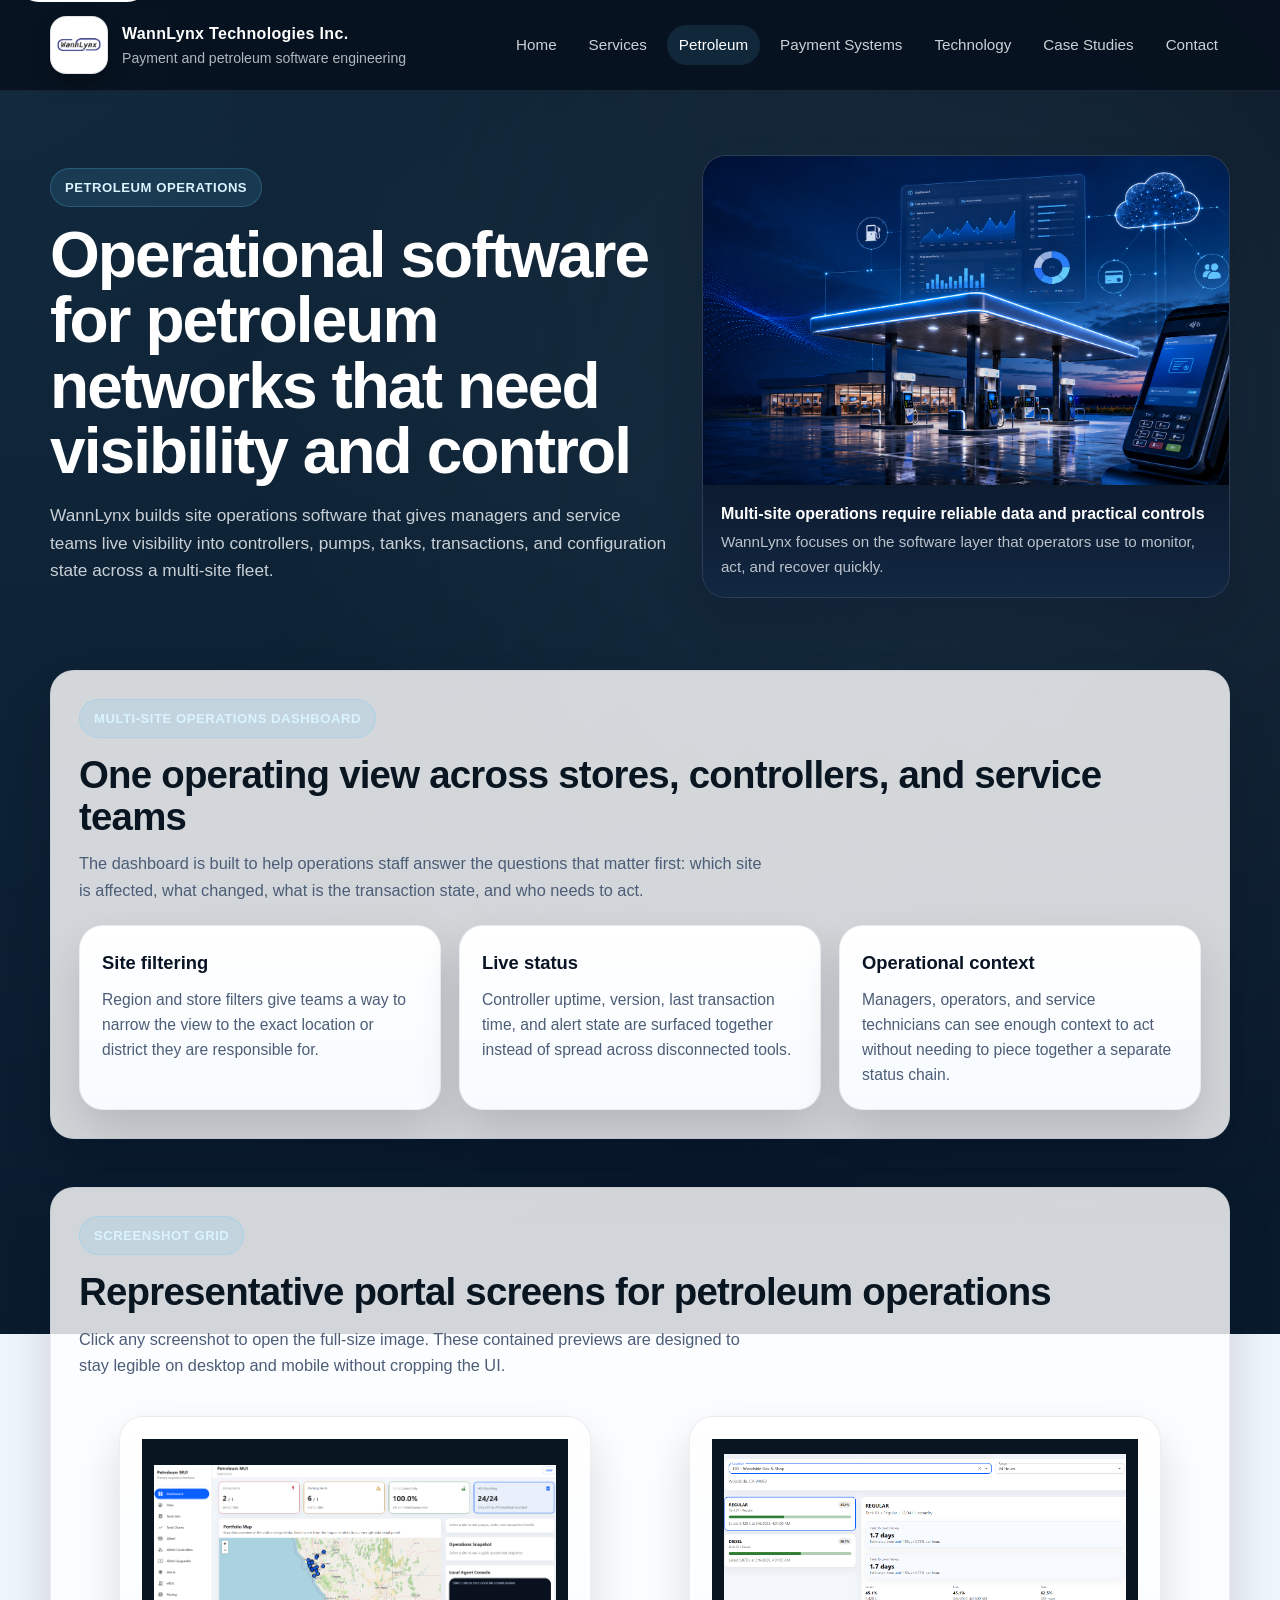
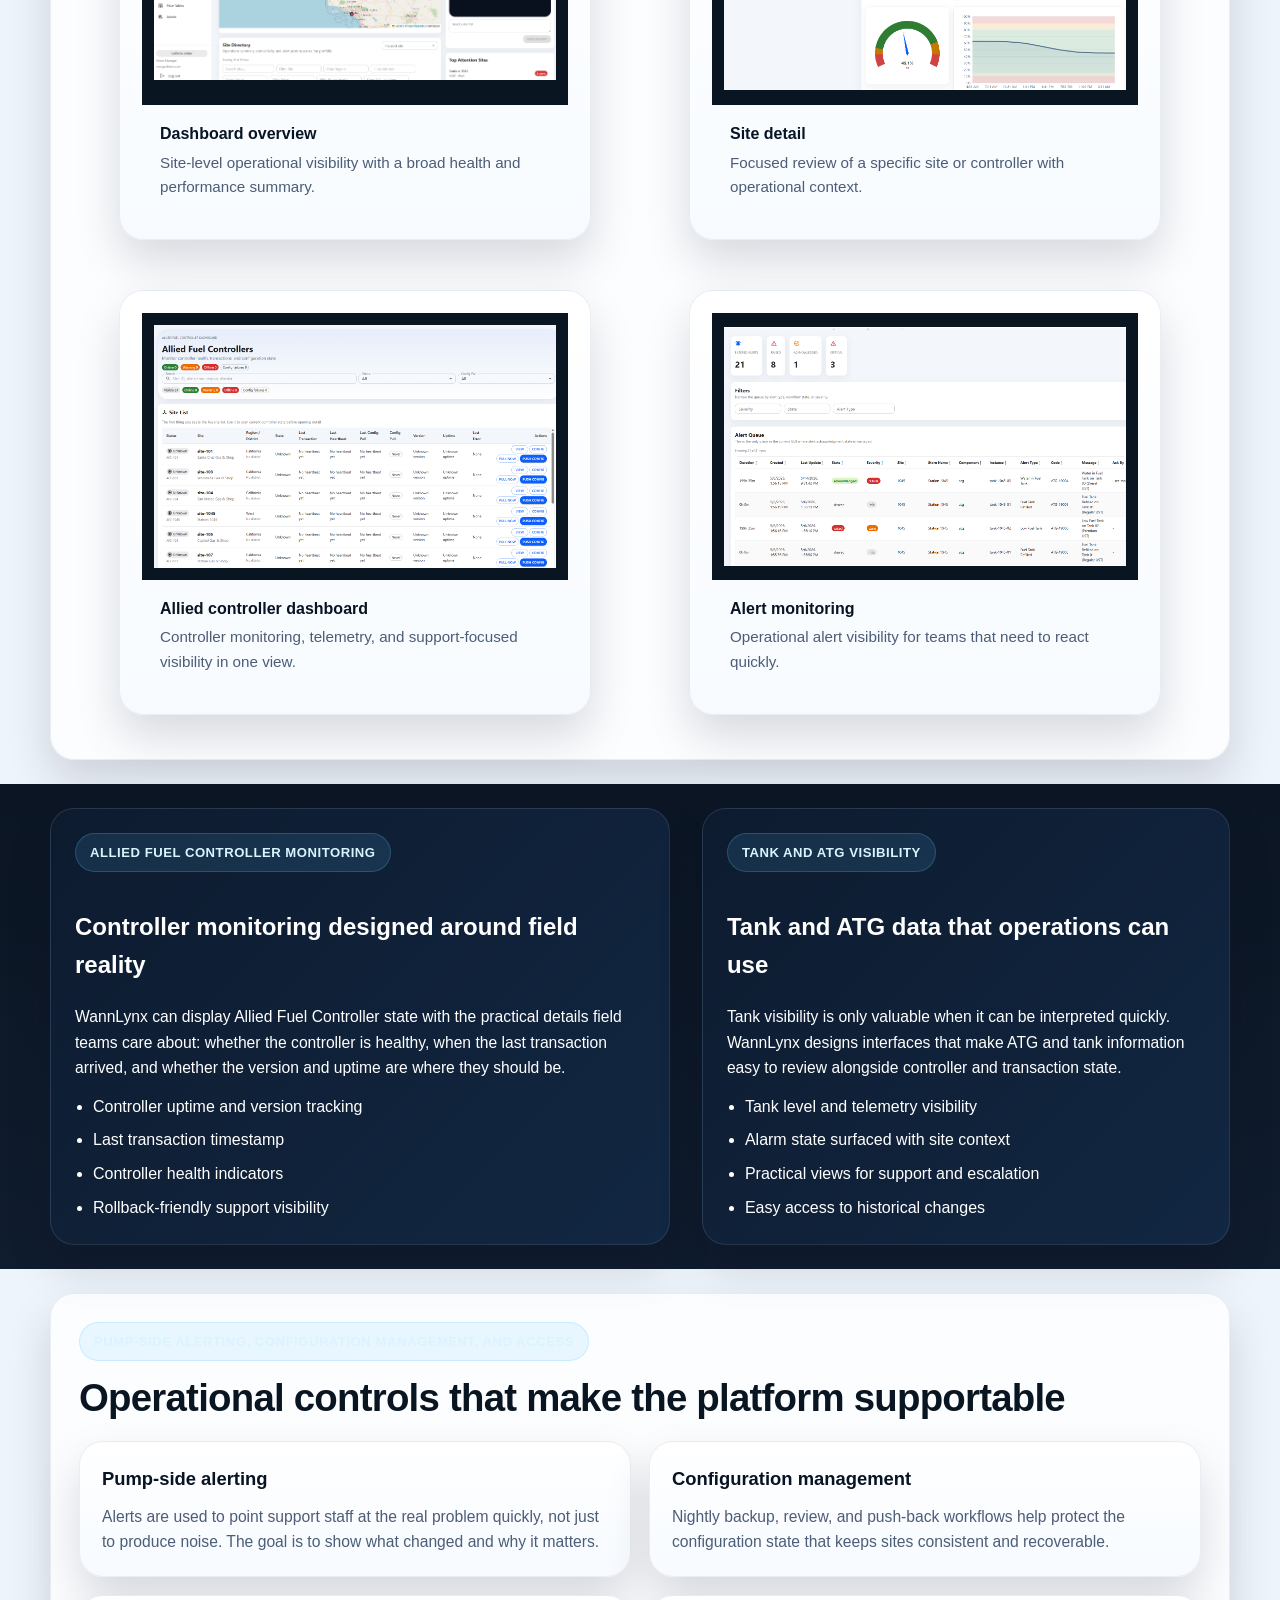
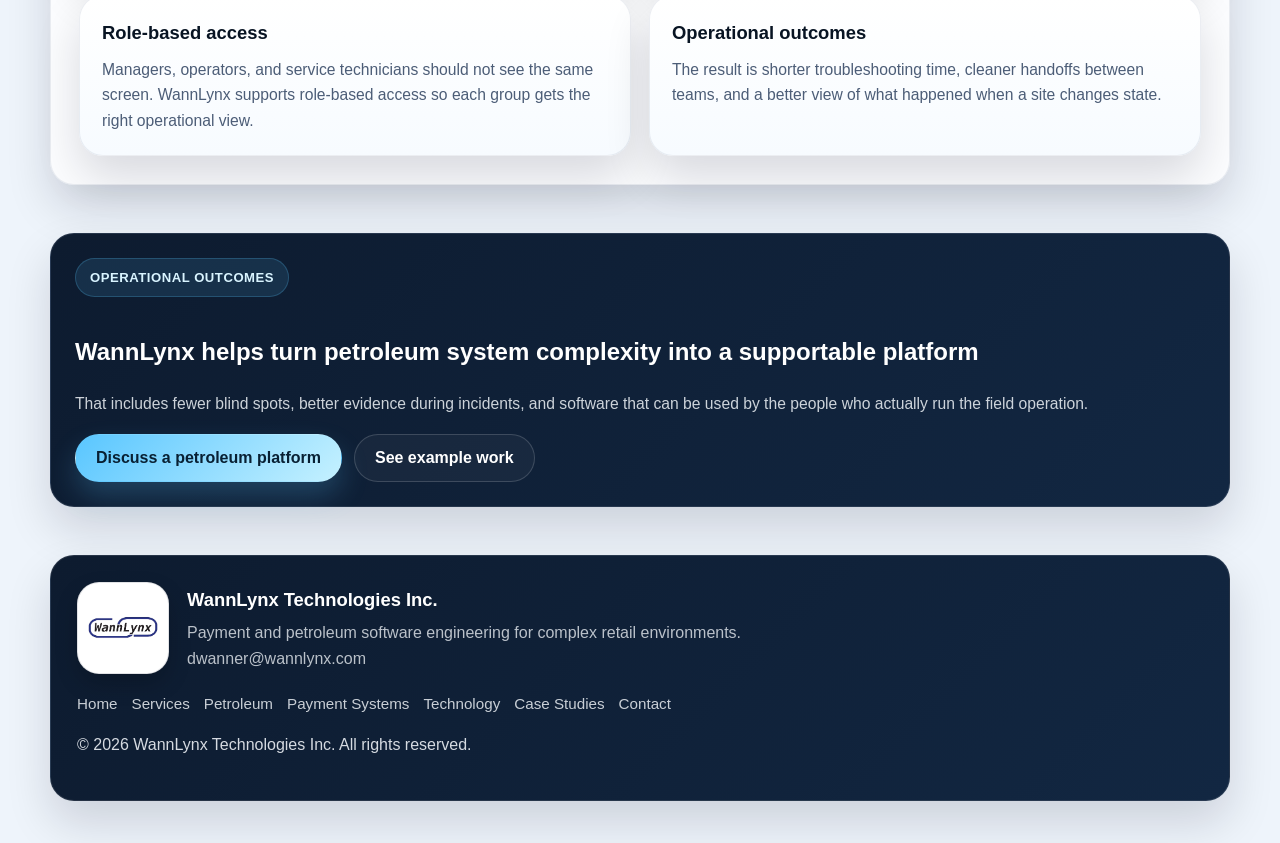
<file: petroleum.html>
<!DOCTYPE html>
<html lang="en">
<head>
  <meta charset="UTF-8">
  <meta name="viewport" content="width=device-width, initial-scale=1.0">
  <title>Petroleum Operations | WannLynx Technologies</title>
  <meta name="description" content="WannLynx builds operational software for petroleum retailers, controllers, pumps, tanks, and multi-site visibility.">
  <meta name="robots" content="index,follow">
  <link rel="canonical" href="https://www.wannlynx.com/petroleum.html">
  <meta property="og:title" content="Petroleum Operations | WannLynx Technologies">
  <meta property="og:description" content="WannLynx builds operational software for petroleum retailers, controllers, pumps, tanks, and multi-site visibility.">
  <meta property="og:type" content="website">
  <link rel="stylesheet" href="styles.css">
</head>
<body>
  <a class="skip-link focusable" href="#content">Skip to content</a>
  <header class="site-header">
    <div class="wrap header-inner">
      <a class="brand focusable" href="index.html">
        <img class="brand-mark" src="wannlynx_logo-removebg-preview.png" alt="WannLynx Technologies logo">
        <span class="brand-text"><strong>WannLynx Technologies Inc.</strong><span>Payment and petroleum software engineering</span></span>
      </a>
      <nav class="nav" aria-label="Primary">
        <a class="focusable" href="index.html">Home</a>
        <a class="focusable" href="services.html">Services</a>
        <a class="focusable" href="petroleum.html" aria-current="page">Petroleum</a>
        <a class="focusable" href="payments.html">Payment Systems</a>
        <a class="focusable" href="technology.html">Technology</a>
        <a class="focusable" href="case-studies.html">Case Studies</a>
        <a class="focusable" href="contact.html">Contact</a>
      </nav>
    </div>
  </header>

  <main id="content">
    <section class="page-hero hero">
      <div class="wrap page-hero-grid">
        <div>
          <div class="eyebrow">Petroleum Operations</div>
          <h1>Operational software for petroleum networks that need visibility and control</h1>
          <p class="lead">WannLynx builds site operations software that gives managers and service teams live visibility into controllers, pumps, tanks, transactions, and configuration state across a multi-site fleet.</p>
        </div>

        <figure class="hero-image">
          <img src="assets/images/petroleum-operations.png" alt="Connected petroleum station dashboard with pumps and cloud monitoring">
          <figcaption class="hero-figure-caption">
            <strong>Multi-site operations require reliable data and practical controls</strong>
            <span>WannLynx focuses on the software layer that operators use to monitor, act, and recover quickly.</span>
          </figcaption>
        </figure>
      </div>
    </section>

    <section class="section">
      <div class="wrap panel">
        <div class="section-heading">
          <div class="section-label">Multi-Site Operations Dashboard</div>
          <h2>One operating view across stores, controllers, and service teams</h2>
          <p>The dashboard is built to help operations staff answer the questions that matter first: which site is affected, what changed, what is the transaction state, and who needs to act.</p>
        </div>

        <div class="card-grid">
          <article class="card">
            <h3>Site filtering</h3>
            <p>Region and store filters give teams a way to narrow the view to the exact location or district they are responsible for.</p>
          </article>
          <article class="card">
            <h3>Live status</h3>
            <p>Controller uptime, version, last transaction time, and alert state are surfaced together instead of spread across disconnected tools.</p>
          </article>
          <article class="card">
            <h3>Operational context</h3>
            <p>Managers, operators, and service technicians can see enough context to act without needing to piece together a separate status chain.</p>
          </article>
        </div>
      </div>
    </section>

    <section class="section">
      <div class="wrap panel">
        <div class="section-heading">
          <div class="section-label">Screenshot Grid</div>
          <h2>Representative portal screens for petroleum operations</h2>
          <p>Click any screenshot to open the full-size image. These contained previews are designed to stay legible on desktop and mobile without cropping the UI.</p>
        </div>

        <div class="screenshot-grid">
          <figure class="card screenshot-card">
            <a class="screenshot-link focusable" href="assets/images/portal-dashboard-overview.png" target="_blank" rel="noopener">
              <img src="assets/images/portal-dashboard-overview.png" alt="Portal dashboard overview screenshot">
            </a>
            <figcaption class="screenshot-caption">
              <strong>Dashboard overview</strong>
              <span>Site-level operational visibility with a broad health and performance summary.</span>
            </figcaption>
          </figure>
          <figure class="card screenshot-card">
            <a class="screenshot-link focusable" href="assets/images/portal-site-detail.png" target="_blank" rel="noopener">
              <img src="assets/images/portal-site-detail.png" alt="Portal site detail screenshot">
            </a>
            <figcaption class="screenshot-caption">
              <strong>Site detail</strong>
              <span>Focused review of a specific site or controller with operational context.</span>
            </figcaption>
          </figure>
          <figure class="card screenshot-card">
            <a class="screenshot-link focusable" href="assets/images/portal-allied-dashboard.png" target="_blank" rel="noopener">
              <img src="assets/images/portal-allied-dashboard.png" alt="Allied Fuel Controller dashboard screenshot">
            </a>
            <figcaption class="screenshot-caption">
              <strong>Allied controller dashboard</strong>
              <span>Controller monitoring, telemetry, and support-focused visibility in one view.</span>
            </figcaption>
          </figure>
          <figure class="card screenshot-card">
            <a class="screenshot-link focusable" href="assets/images/portal-alert-monitoring.png" target="_blank" rel="noopener">
              <img src="assets/images/portal-alert-monitoring.png" alt="Portal alert monitoring screenshot">
            </a>
            <figcaption class="screenshot-caption">
              <strong>Alert monitoring</strong>
              <span>Operational alert visibility for teams that need to react quickly.</span>
            </figcaption>
          </figure>
        </div>
      </div>
    </section>

    <section class="section dark-band">
      <div class="wrap split-grid">
        <div class="callout">
          <div class="section-label">Allied Fuel Controller Monitoring</div>
          <h2>Controller monitoring designed around field reality</h2>
          <p>WannLynx can display Allied Fuel Controller state with the practical details field teams care about: whether the controller is healthy, when the last transaction arrived, and whether the version and uptime are where they should be.</p>
          <ul class="detail-list">
            <li>Controller uptime and version tracking</li>
            <li>Last transaction timestamp</li>
            <li>Controller health indicators</li>
            <li>Rollback-friendly support visibility</li>
          </ul>
        </div>

        <div class="callout">
          <div class="section-label">Tank and ATG Visibility</div>
          <h2>Tank and ATG data that operations can use</h2>
          <p>Tank visibility is only valuable when it can be interpreted quickly. WannLynx designs interfaces that make ATG and tank information easy to review alongside controller and transaction state.</p>
          <ul class="detail-list">
            <li>Tank level and telemetry visibility</li>
            <li>Alarm state surfaced with site context</li>
            <li>Practical views for support and escalation</li>
            <li>Easy access to historical changes</li>
          </ul>
        </div>
      </div>
    </section>

    <section class="section">
      <div class="wrap panel">
        <div class="section-heading">
          <div class="section-label">Pump-Side Alerting, Configuration Management, and Access</div>
          <h2>Operational controls that make the platform supportable</h2>
        </div>

        <div class="feature-grid">
          <article class="card">
            <h3>Pump-side alerting</h3>
            <p>Alerts are used to point support staff at the real problem quickly, not just to produce noise. The goal is to show what changed and why it matters.</p>
          </article>
          <article class="card">
            <h3>Configuration management</h3>
            <p>Nightly backup, review, and push-back workflows help protect the configuration state that keeps sites consistent and recoverable.</p>
          </article>
          <article class="card">
            <h3>Role-based access</h3>
            <p>Managers, operators, and service technicians should not see the same screen. WannLynx supports role-based access so each group gets the right operational view.</p>
          </article>
          <article class="card">
            <h3>Operational outcomes</h3>
            <p>The result is shorter troubleshooting time, cleaner handoffs between teams, and a better view of what happened when a site changes state.</p>
          </article>
        </div>
      </div>
    </section>

    <section class="section">
      <div class="wrap callout">
        <div class="section-label">Operational Outcomes</div>
        <h2>WannLynx helps turn petroleum system complexity into a supportable platform</h2>
        <p>That includes fewer blind spots, better evidence during incidents, and software that can be used by the people who actually run the field operation.</p>
        <div class="pager">
          <a class="button button-primary focusable" href="contact.html">Discuss a petroleum platform</a>
          <a class="button button-secondary focusable" href="case-studies.html">See example work</a>
        </div>
      </div>
    </section>
  </main>

  <footer class="footer">
    <div class="wrap footer-panel">
      <div class="footer-brand">
        <img class="brand-mark" src="wannlynx_logo-removebg-preview.png" alt="WannLynx Technologies logo">
        <div>
          <strong>WannLynx Technologies Inc.</strong>
          <p>Payment and petroleum software engineering for complex retail environments.</p>
          <p><a class="focusable" href="mailto:dwanner@wannlynx.com">dwanner@wannlynx.com</a></p>
        </div>
      </div>
      <div class="footer-links" aria-label="Footer">
        <a class="focusable" href="index.html">Home</a>
        <a class="focusable" href="services.html">Services</a>
        <a class="focusable" href="petroleum.html">Petroleum</a>
        <a class="focusable" href="payments.html">Payment Systems</a>
        <a class="focusable" href="technology.html">Technology</a>
        <a class="focusable" href="case-studies.html">Case Studies</a>
        <a class="focusable" href="contact.html">Contact</a>
      </div>
      <p>&copy; 2026 WannLynx Technologies Inc. All rights reserved.</p>
    </div>
  </footer>
</body>
</html>
</file>
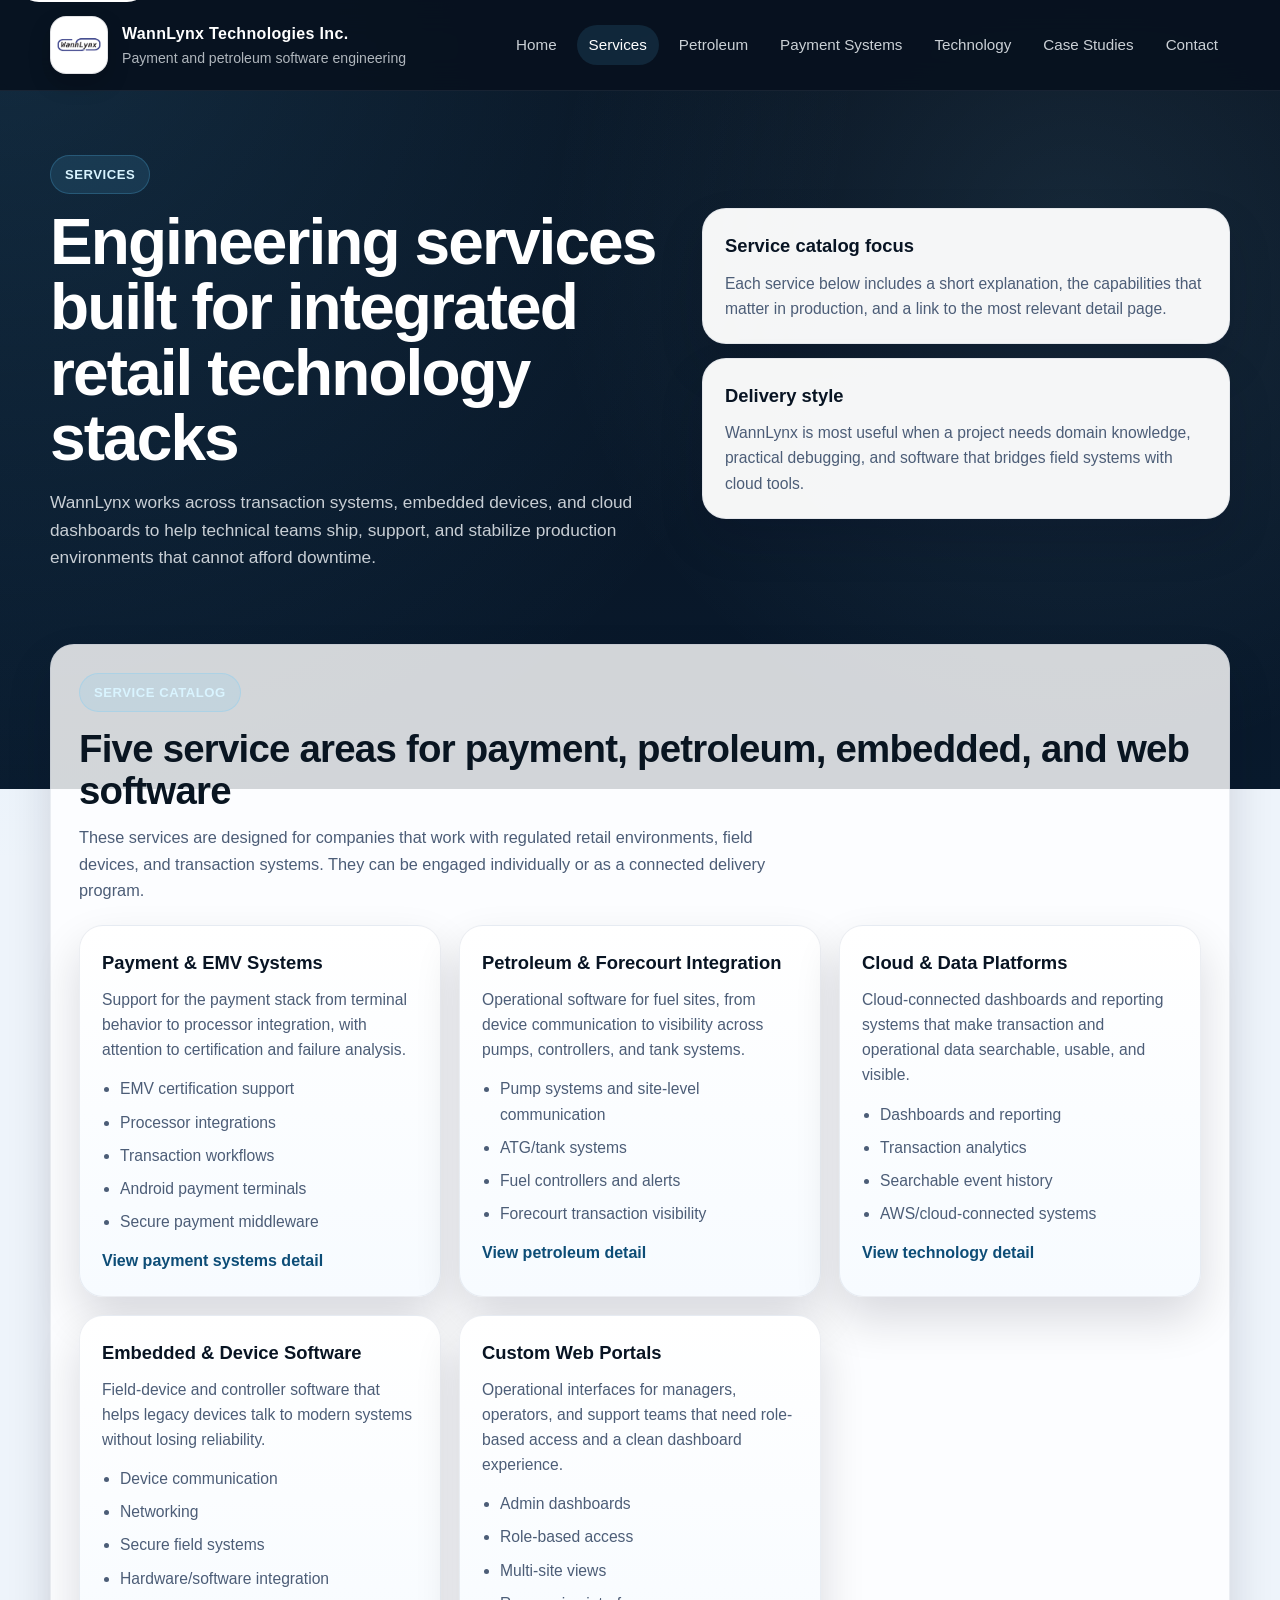
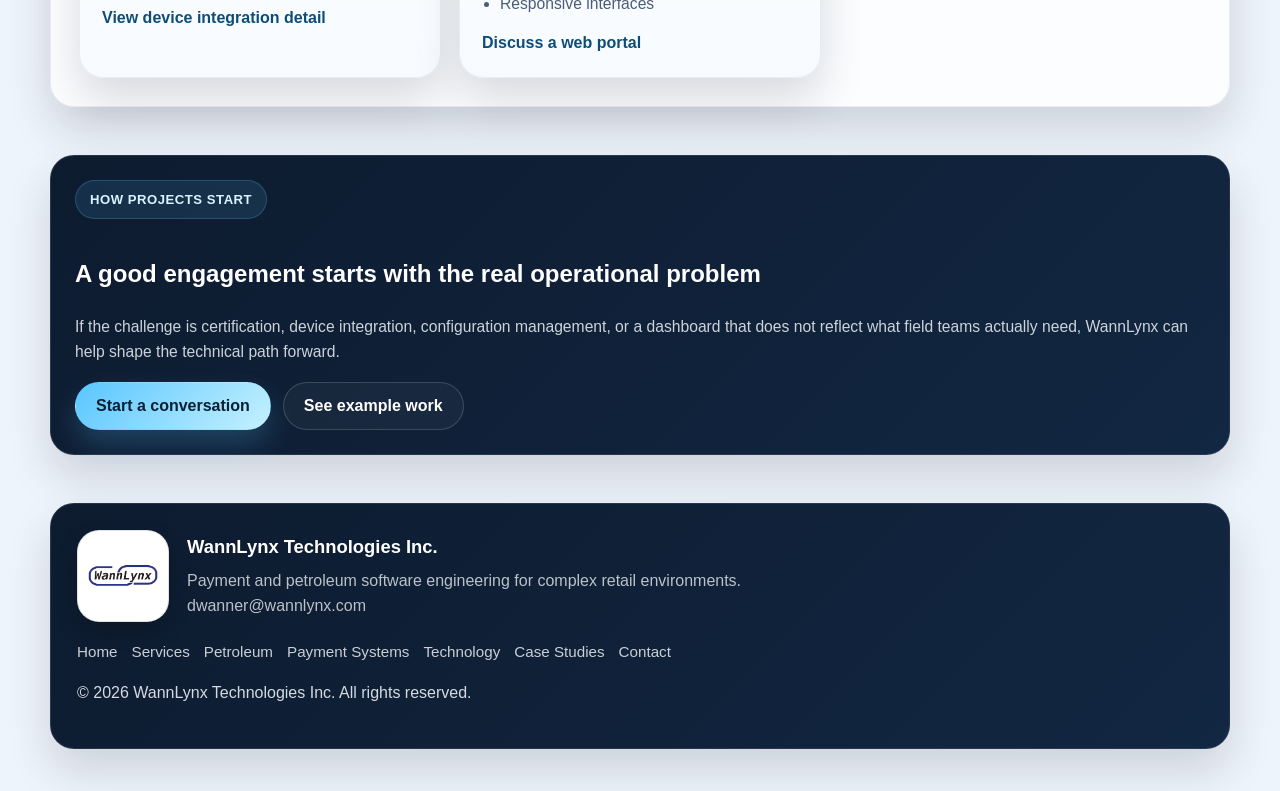
<file: services.html>
<!DOCTYPE html>
<html lang="en">
<head>
  <meta charset="UTF-8">
  <meta name="viewport" content="width=device-width, initial-scale=1.0">
  <title>Services | WannLynx Technologies</title>
  <meta name="description" content="WannLynx provides payment, petroleum, embedded, cloud, and web portal software services for complex retail environments.">
  <meta name="robots" content="index,follow">
  <link rel="canonical" href="https://www.wannlynx.com/services.html">
  <meta property="og:title" content="Services | WannLynx Technologies">
  <meta property="og:description" content="WannLynx provides payment, petroleum, embedded, cloud, and web portal software services for complex retail environments.">
  <meta property="og:type" content="website">
  <link rel="stylesheet" href="styles.css">
</head>
<body>
  <a class="skip-link focusable" href="#content">Skip to content</a>
  <header class="site-header">
    <div class="wrap header-inner">
      <a class="brand focusable" href="index.html">
        <img class="brand-mark" src="wannlynx_logo-removebg-preview.png" alt="WannLynx Technologies logo">
        <span class="brand-text"><strong>WannLynx Technologies Inc.</strong><span>Payment and petroleum software engineering</span></span>
      </a>
      <nav class="nav" aria-label="Primary">
        <a class="focusable" href="index.html">Home</a>
        <a class="focusable" href="services.html" aria-current="page">Services</a>
        <a class="focusable" href="petroleum.html">Petroleum</a>
        <a class="focusable" href="payments.html">Payment Systems</a>
        <a class="focusable" href="technology.html">Technology</a>
        <a class="focusable" href="case-studies.html">Case Studies</a>
        <a class="focusable" href="contact.html">Contact</a>
      </nav>
    </div>
  </header>

  <main id="content">
    <section class="page-hero hero">
      <div class="wrap page-hero-grid">
        <div>
          <div class="eyebrow">Services</div>
          <h1>Engineering services built for integrated retail technology stacks</h1>
          <p class="lead">WannLynx works across transaction systems, embedded devices, and cloud dashboards to help technical teams ship, support, and stabilize production environments that cannot afford downtime.</p>
        </div>

        <div class="hero-side">
          <div class="card">
            <h3>Service catalog focus</h3>
            <p>Each service below includes a short explanation, the capabilities that matter in production, and a link to the most relevant detail page.</p>
          </div>
          <div class="card">
            <h3>Delivery style</h3>
            <p>WannLynx is most useful when a project needs domain knowledge, practical debugging, and software that bridges field systems with cloud tools.</p>
          </div>
        </div>
      </div>
    </section>

    <section class="section">
      <div class="wrap panel">
        <div class="section-heading">
          <div class="section-label">Service Catalog</div>
          <h2>Five service areas for payment, petroleum, embedded, and web software</h2>
          <p>These services are designed for companies that work with regulated retail environments, field devices, and transaction systems. They can be engaged individually or as a connected delivery program.</p>
        </div>

        <div class="card-grid">
          <article class="card">
            <h3>Payment & EMV Systems</h3>
            <p>Support for the payment stack from terminal behavior to processor integration, with attention to certification and failure analysis.</p>
            <ul>
              <li>EMV certification support</li>
              <li>Processor integrations</li>
              <li>Transaction workflows</li>
              <li>Android payment terminals</li>
              <li>Secure payment middleware</li>
            </ul>
            <a class="card-link focusable" href="payments.html">View payment systems detail</a>
          </article>

          <article class="card">
            <h3>Petroleum & Forecourt Integration</h3>
            <p>Operational software for fuel sites, from device communication to visibility across pumps, controllers, and tank systems.</p>
            <ul>
              <li>Pump systems and site-level communication</li>
              <li>ATG/tank systems</li>
              <li>Fuel controllers and alerts</li>
              <li>Forecourt transaction visibility</li>
            </ul>
            <a class="card-link focusable" href="petroleum.html">View petroleum detail</a>
          </article>

          <article class="card">
            <h3>Cloud & Data Platforms</h3>
            <p>Cloud-connected dashboards and reporting systems that make transaction and operational data searchable, usable, and visible.</p>
            <ul>
              <li>Dashboards and reporting</li>
              <li>Transaction analytics</li>
              <li>Searchable event history</li>
              <li>AWS/cloud-connected systems</li>
            </ul>
            <a class="card-link focusable" href="technology.html">View technology detail</a>
          </article>

          <article class="card">
            <h3>Embedded & Device Software</h3>
            <p>Field-device and controller software that helps legacy devices talk to modern systems without losing reliability.</p>
            <ul>
              <li>Device communication</li>
              <li>Networking</li>
              <li>Secure field systems</li>
              <li>Hardware/software integration</li>
            </ul>
            <a class="card-link focusable" href="technology.html">View device integration detail</a>
          </article>

          <article class="card">
            <h3>Custom Web Portals</h3>
            <p>Operational interfaces for managers, operators, and support teams that need role-based access and a clean dashboard experience.</p>
            <ul>
              <li>Admin dashboards</li>
              <li>Role-based access</li>
              <li>Multi-site views</li>
              <li>Responsive interfaces</li>
            </ul>
            <a class="card-link focusable" href="contact.html">Discuss a web portal</a>
          </article>
        </div>
      </div>
    </section>

    <section class="section">
      <div class="wrap callout">
        <div class="section-label">How projects start</div>
        <h2>A good engagement starts with the real operational problem</h2>
        <p>If the challenge is certification, device integration, configuration management, or a dashboard that does not reflect what field teams actually need, WannLynx can help shape the technical path forward.</p>
        <div class="pager">
          <a class="button button-primary focusable" href="contact.html">Start a conversation</a>
          <a class="button button-secondary focusable" href="case-studies.html">See example work</a>
        </div>
      </div>
    </section>
  </main>

  <footer class="footer">
    <div class="wrap footer-panel">
      <div class="footer-brand">
        <img class="brand-mark" src="wannlynx_logo-removebg-preview.png" alt="WannLynx Technologies logo">
        <div>
          <strong>WannLynx Technologies Inc.</strong>
          <p>Payment and petroleum software engineering for complex retail environments.</p>
          <p><a class="focusable" href="mailto:dwanner@wannlynx.com">dwanner@wannlynx.com</a></p>
        </div>
      </div>

      <div class="footer-links" aria-label="Footer">
        <a class="focusable" href="index.html">Home</a>
        <a class="focusable" href="services.html">Services</a>
        <a class="focusable" href="petroleum.html">Petroleum</a>
        <a class="focusable" href="payments.html">Payment Systems</a>
        <a class="focusable" href="technology.html">Technology</a>
        <a class="focusable" href="case-studies.html">Case Studies</a>
        <a class="focusable" href="contact.html">Contact</a>
      </div>

      <p>&copy; 2026 WannLynx Technologies Inc. All rights reserved.</p>
    </div>
  </footer>
</body>
</html>
</file>
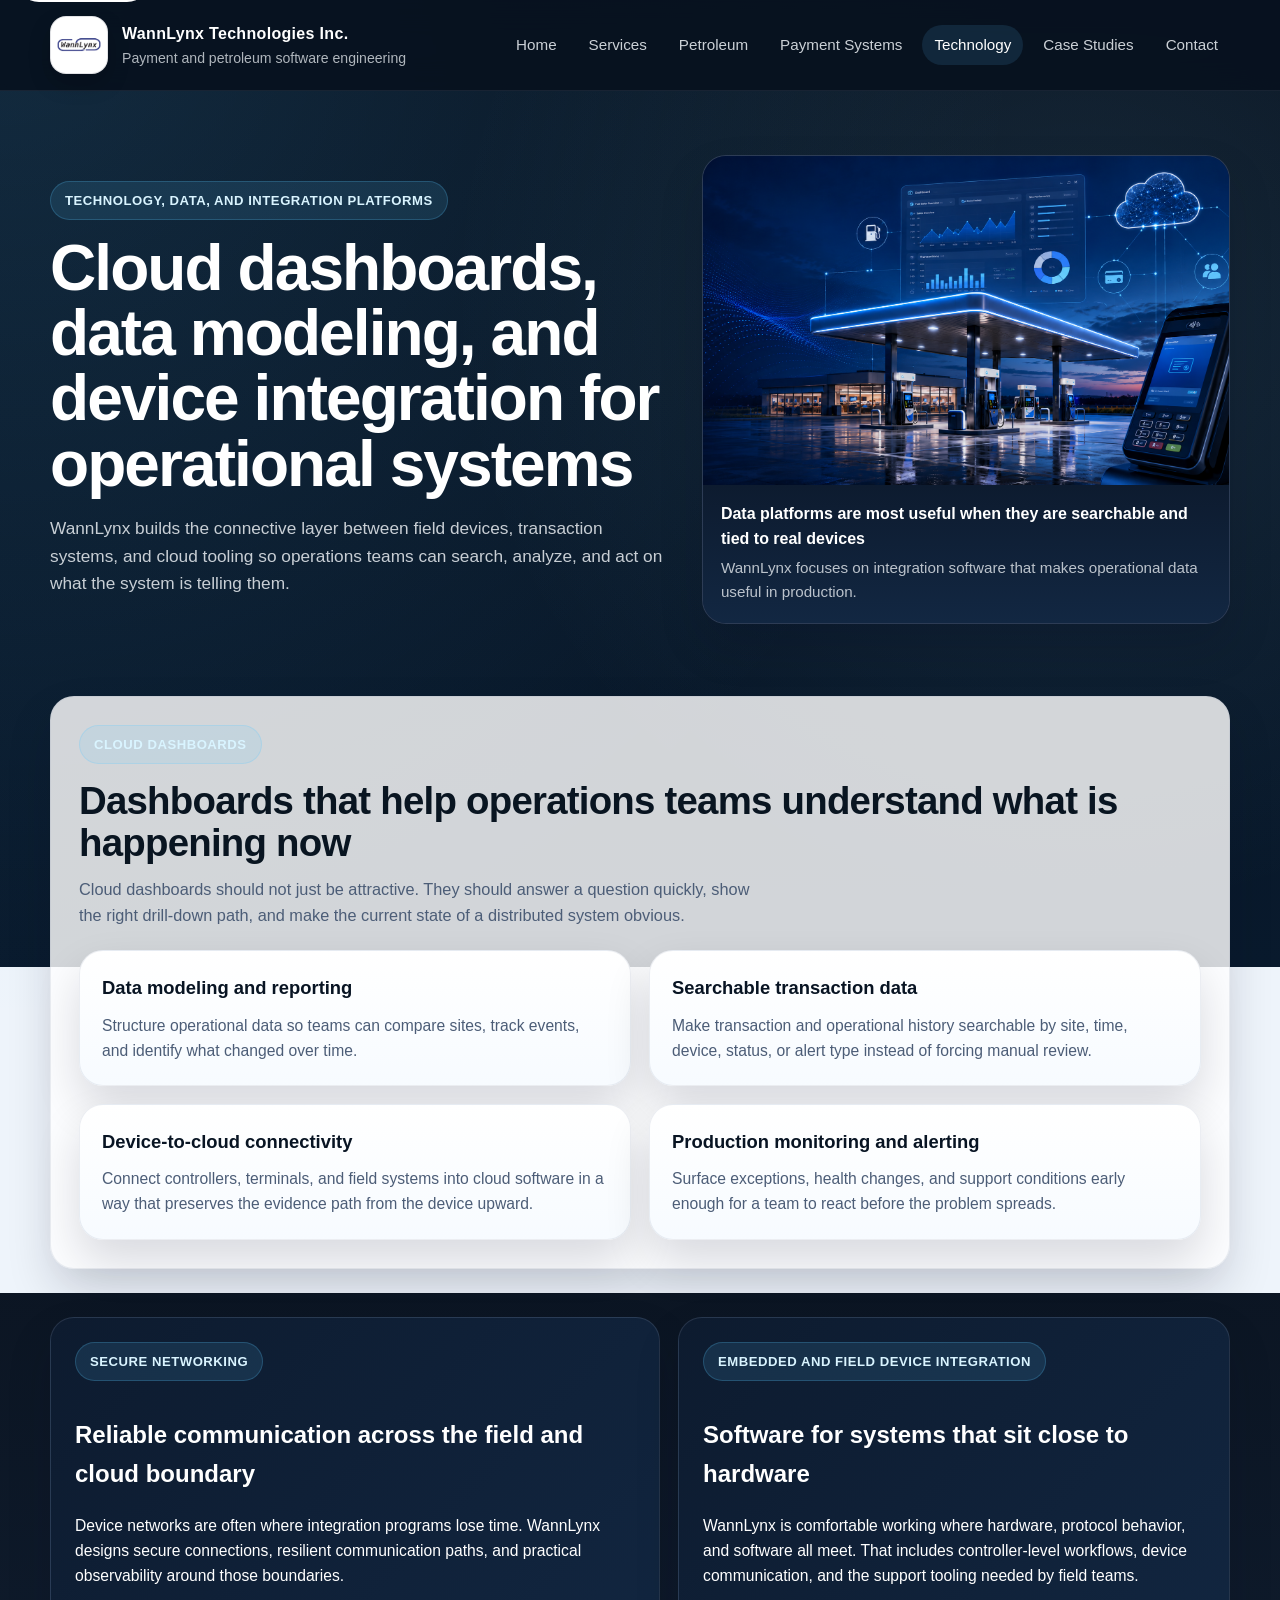
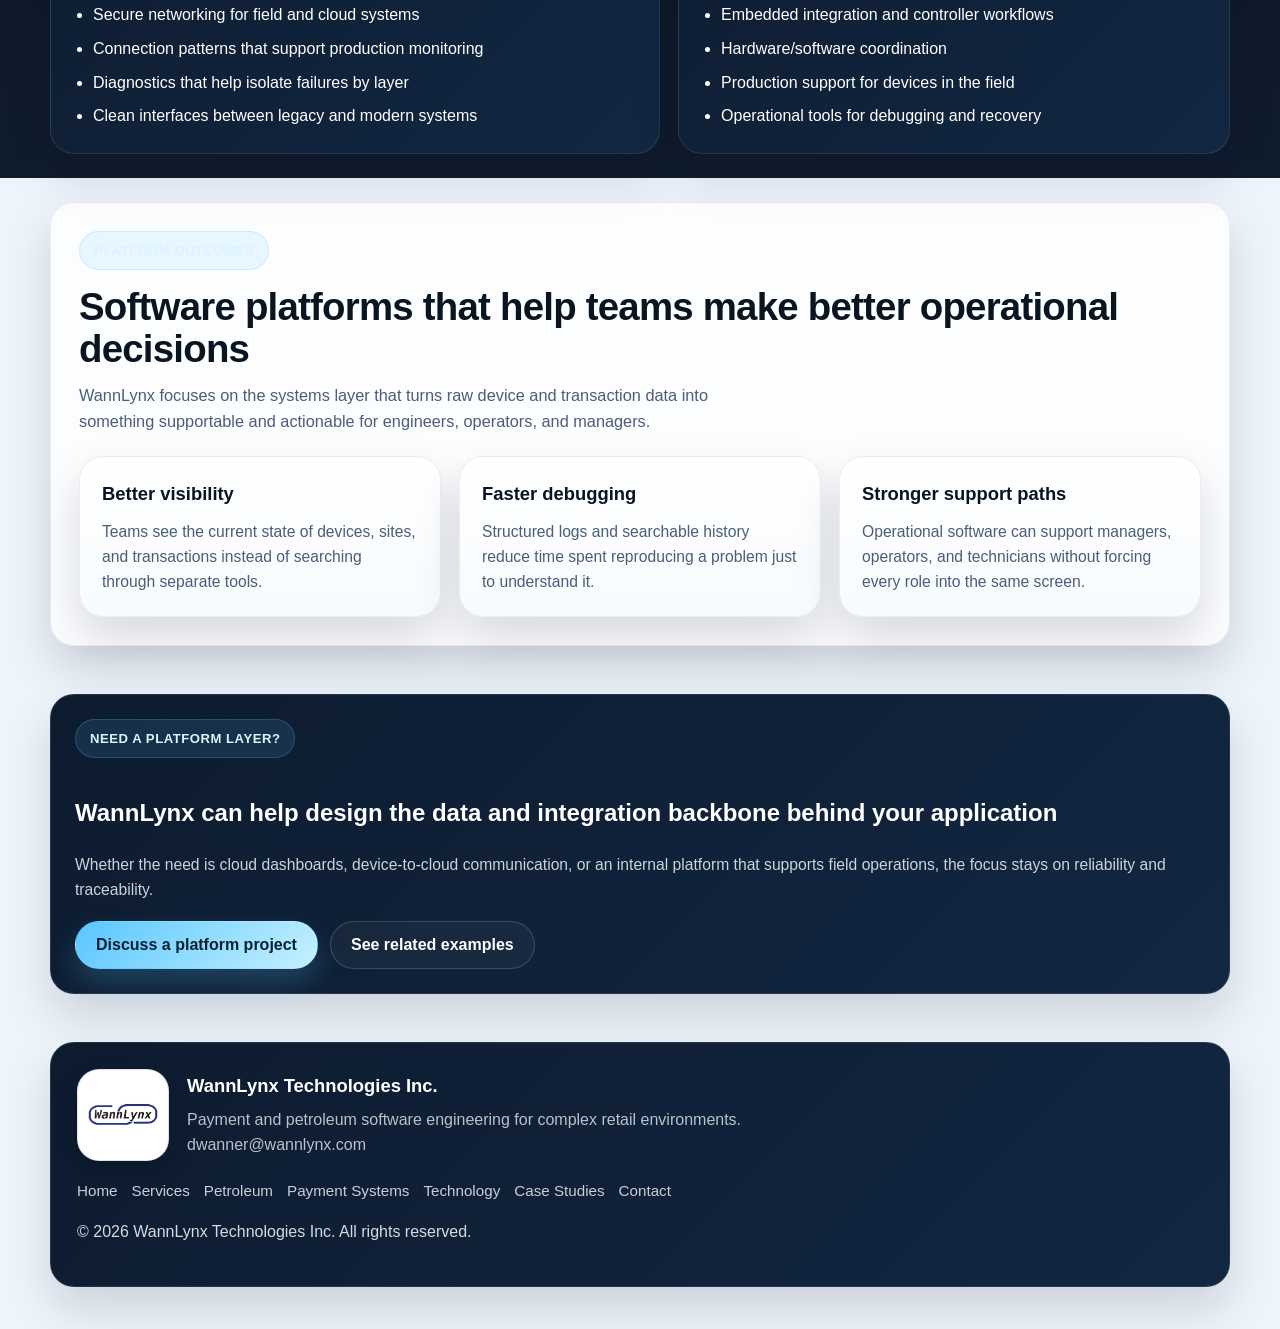
<file: technology.html>
<!DOCTYPE html>
<html lang="en">
<head>
  <meta charset="UTF-8">
  <meta name="viewport" content="width=device-width, initial-scale=1.0">
  <title>Technology, Data, and Integration Platforms | WannLynx Technologies</title>
  <meta name="description" content="WannLynx builds cloud dashboards, data platforms, secure networking, and device-to-cloud integration software.">
  <meta name="robots" content="index,follow">
  <link rel="canonical" href="https://www.wannlynx.com/technology.html">
  <meta property="og:title" content="Technology, Data, and Integration Platforms | WannLynx Technologies">
  <meta property="og:description" content="WannLynx builds cloud dashboards, data platforms, secure networking, and device-to-cloud integration software.">
  <meta property="og:type" content="website">
  <link rel="stylesheet" href="styles.css">
</head>
<body>
  <a class="skip-link focusable" href="#content">Skip to content</a>
  <header class="site-header">
    <div class="wrap header-inner">
      <a class="brand focusable" href="index.html">
        <img class="brand-mark" src="wannlynx_logo-removebg-preview.png" alt="WannLynx Technologies logo">
        <span class="brand-text"><strong>WannLynx Technologies Inc.</strong><span>Payment and petroleum software engineering</span></span>
      </a>
      <nav class="nav" aria-label="Primary">
        <a class="focusable" href="index.html">Home</a>
        <a class="focusable" href="services.html">Services</a>
        <a class="focusable" href="petroleum.html">Petroleum</a>
        <a class="focusable" href="payments.html">Payment Systems</a>
        <a class="focusable" href="technology.html" aria-current="page">Technology</a>
        <a class="focusable" href="case-studies.html">Case Studies</a>
        <a class="focusable" href="contact.html">Contact</a>
      </nav>
    </div>
  </header>

  <main id="content">
    <section class="page-hero hero">
      <div class="wrap page-hero-grid">
        <div>
          <div class="eyebrow">Technology, Data, and Integration Platforms</div>
          <h1>Cloud dashboards, data modeling, and device integration for operational systems</h1>
          <p class="lead">WannLynx builds the connective layer between field devices, transaction systems, and cloud tooling so operations teams can search, analyze, and act on what the system is telling them.</p>
        </div>

        <figure class="hero-image">
          <img src="assets/images/cloud-data-platform.png" alt="Cloud data platform with dashboards, analytics, and connected device icons">
          <figcaption class="hero-figure-caption">
            <strong>Data platforms are most useful when they are searchable and tied to real devices</strong>
            <span>WannLynx focuses on integration software that makes operational data useful in production.</span>
          </figcaption>
        </figure>
      </div>
    </section>

    <section class="section">
      <div class="wrap panel">
        <div class="section-heading">
          <div class="section-label">Cloud Dashboards</div>
          <h2>Dashboards that help operations teams understand what is happening now</h2>
          <p>Cloud dashboards should not just be attractive. They should answer a question quickly, show the right drill-down path, and make the current state of a distributed system obvious.</p>
        </div>

        <div class="feature-grid">
          <article class="card">
            <h3>Data modeling and reporting</h3>
            <p>Structure operational data so teams can compare sites, track events, and identify what changed over time.</p>
          </article>
          <article class="card">
            <h3>Searchable transaction data</h3>
            <p>Make transaction and operational history searchable by site, time, device, status, or alert type instead of forcing manual review.</p>
          </article>
          <article class="card">
            <h3>Device-to-cloud connectivity</h3>
            <p>Connect controllers, terminals, and field systems into cloud software in a way that preserves the evidence path from the device upward.</p>
          </article>
          <article class="card">
            <h3>Production monitoring and alerting</h3>
            <p>Surface exceptions, health changes, and support conditions early enough for a team to react before the problem spreads.</p>
          </article>
        </div>
      </div>
    </section>

    <section class="section dark-band">
      <div class="wrap split-card">
        <div class="callout">
          <div class="section-label">Secure Networking</div>
          <h2>Reliable communication across the field and cloud boundary</h2>
          <p>Device networks are often where integration programs lose time. WannLynx designs secure connections, resilient communication paths, and practical observability around those boundaries.</p>
          <ul class="detail-list">
            <li>Secure networking for field and cloud systems</li>
            <li>Connection patterns that support production monitoring</li>
            <li>Diagnostics that help isolate failures by layer</li>
            <li>Clean interfaces between legacy and modern systems</li>
          </ul>
        </div>

        <div class="callout">
          <div class="section-label">Embedded and Field Device Integration</div>
          <h2>Software for systems that sit close to hardware</h2>
          <p>WannLynx is comfortable working where hardware, protocol behavior, and software all meet. That includes controller-level workflows, device communication, and the support tooling needed by field teams.</p>
          <ul class="detail-list">
            <li>Embedded integration and controller workflows</li>
            <li>Hardware/software coordination</li>
            <li>Production support for devices in the field</li>
            <li>Operational tools for debugging and recovery</li>
          </ul>
        </div>
      </div>
    </section>

    <section class="section">
      <div class="wrap panel">
        <div class="section-heading">
          <div class="section-label">Platform Outcomes</div>
          <h2>Software platforms that help teams make better operational decisions</h2>
          <p>WannLynx focuses on the systems layer that turns raw device and transaction data into something supportable and actionable for engineers, operators, and managers.</p>
        </div>

        <div class="outcome-grid">
          <article class="card">
            <h3>Better visibility</h3>
            <p>Teams see the current state of devices, sites, and transactions instead of searching through separate tools.</p>
          </article>
          <article class="card">
            <h3>Faster debugging</h3>
            <p>Structured logs and searchable history reduce time spent reproducing a problem just to understand it.</p>
          </article>
          <article class="card">
            <h3>Stronger support paths</h3>
            <p>Operational software can support managers, operators, and technicians without forcing every role into the same screen.</p>
          </article>
        </div>
      </div>
    </section>

    <section class="section">
      <div class="wrap callout">
        <div class="section-label">Need a platform layer?</div>
        <h2>WannLynx can help design the data and integration backbone behind your application</h2>
        <p>Whether the need is cloud dashboards, device-to-cloud communication, or an internal platform that supports field operations, the focus stays on reliability and traceability.</p>
        <div class="pager">
          <a class="button button-primary focusable" href="contact.html">Discuss a platform project</a>
          <a class="button button-secondary focusable" href="case-studies.html">See related examples</a>
        </div>
      </div>
    </section>
  </main>

  <footer class="footer">
    <div class="wrap footer-panel">
      <div class="footer-brand">
        <img class="brand-mark" src="wannlynx_logo-removebg-preview.png" alt="WannLynx Technologies logo">
        <div>
          <strong>WannLynx Technologies Inc.</strong>
          <p>Payment and petroleum software engineering for complex retail environments.</p>
          <p><a class="focusable" href="mailto:dwanner@wannlynx.com">dwanner@wannlynx.com</a></p>
        </div>
      </div>
      <div class="footer-links" aria-label="Footer">
        <a class="focusable" href="index.html">Home</a>
        <a class="focusable" href="services.html">Services</a>
        <a class="focusable" href="petroleum.html">Petroleum</a>
        <a class="focusable" href="payments.html">Payment Systems</a>
        <a class="focusable" href="technology.html">Technology</a>
        <a class="focusable" href="case-studies.html">Case Studies</a>
        <a class="focusable" href="contact.html">Contact</a>
      </div>
      <p>&copy; 2026 WannLynx Technologies Inc. All rights reserved.</p>
    </div>
  </footer>
</body>
</html>
</file>
<file: styles.css>
:root {
  --bg: #07111f;
  --bg-2: #0b1b31;
  --panel: #ffffff;
  --panel-soft: #f7fbff;
  --text: #0f172a;
  --muted: #4c5d77;
  --white: #ffffff;
  --accent: #59c6ff;
  --accent-soft: #9be5ff;
  --border: rgba(148, 163, 184, 0.18);
  --border-dark: rgba(255, 255, 255, 0.12);
  --shadow: 0 22px 46px rgba(2, 10, 25, 0.14);
  --radius: 24px;
  --radius-lg: 30px;
  --max-width: 1180px;
}

* {
  box-sizing: border-box;
}

html {
  scroll-behavior: smooth;
}

body {
  margin: 0;
  font-family: "Segoe UI", Arial, Helvetica, sans-serif;
  line-height: 1.6;
  color: var(--text);
  background:
    radial-gradient(circle at top left, rgba(89, 198, 255, 0.14), transparent 32%),
    radial-gradient(circle at 84% 10%, rgba(155, 229, 255, 0.10), transparent 22%),
    linear-gradient(180deg, #07111f 0%, #091a2d 33%, #eef4fb 33%, #eef4fb 100%);
}

img {
  display: block;
  max-width: 100%;
}

a {
  color: inherit;
  text-decoration: none;
}

.skip-link {
  position: absolute;
  top: -44px;
  left: 16px;
  z-index: 1000;
  padding: 10px 14px;
  border-radius: 999px;
  background: var(--white);
  color: var(--bg);
  transition: top 0.2s ease;
}

.skip-link:focus {
  top: 16px;
}

.focusable:focus-visible {
  outline: 3px solid rgba(89, 198, 255, 0.84);
  outline-offset: 3px;
}

.wrap {
  width: min(var(--max-width), calc(100% - 32px));
  margin: 0 auto;
}

.site-header {
  position: sticky;
  top: 0;
  z-index: 100;
  backdrop-filter: blur(16px);
  background: rgba(7, 17, 31, 0.9);
  border-bottom: 1px solid rgba(148, 163, 184, 0.12);
}

.header-inner,
.footer-inner {
  display: flex;
  align-items: center;
  justify-content: space-between;
  gap: 18px;
  padding: 16px 0;
}

.brand {
  display: inline-flex;
  align-items: center;
  gap: 14px;
  color: var(--white);
}

.brand-mark {
  width: 58px;
  height: 58px;
  padding: 5px;
  border-radius: 16px;
  background: #fff;
  object-fit: contain;
  border: 1px solid rgba(15, 23, 42, 0.12);
  box-shadow: 0 10px 22px rgba(0, 0, 0, 0.18);
  flex: 0 0 auto;
}

.brand-text strong {
  display: block;
  font-size: 1rem;
  letter-spacing: 0.02em;
}

.brand-text span {
  display: block;
  font-size: 0.88rem;
  color: rgba(241, 245, 249, 0.72);
}

.nav {
  display: flex;
  align-items: center;
  flex-wrap: wrap;
  justify-content: flex-end;
  gap: 8px;
}

.nav a {
  color: rgba(241, 245, 249, 0.84);
  font-size: 0.95rem;
  padding: 8px 12px;
  border-radius: 999px;
  transition: background-color 0.2s ease, color 0.2s ease;
}

.nav a:hover,
.nav a:focus-visible,
.nav a[aria-current="page"] {
  background: rgba(89, 198, 255, 0.12);
  color: var(--white);
  outline: none;
}

.hero {
  color: var(--white);
  padding: 64px 0 48px;
}

.hero-grid,
.page-hero-grid,
.split-grid {
  display: grid;
  grid-template-columns: minmax(0, 1.08fr) minmax(320px, 0.92fr);
  gap: 32px;
  align-items: center;
}

.eyebrow,
.section-label,
.page-label {
  display: inline-flex;
  align-items: center;
  gap: 8px;
  padding: 8px 14px;
  margin-bottom: 16px;
  border-radius: 999px;
  border: 1px solid rgba(89, 198, 255, 0.22);
  background: rgba(89, 198, 255, 0.12);
  color: #d9f4ff;
  font-size: 0.82rem;
  font-weight: 700;
  letter-spacing: 0.04em;
  text-transform: uppercase;
}

.hero h1,
.page-hero h1 {
  margin: 0;
  font-size: clamp(2.4rem, 5vw, 4.8rem);
  line-height: 1.02;
  letter-spacing: -0.03em;
}

.hero .lead,
.page-hero .lead {
  margin: 18px 0 0;
  max-width: 68ch;
  color: rgba(241, 245, 249, 0.82);
  font-size: 1.08rem;
}

.hero-actions {
  display: flex;
  flex-wrap: wrap;
  gap: 14px;
  margin-top: 28px;
}

.button {
  display: inline-flex;
  align-items: center;
  justify-content: center;
  min-height: 48px;
  padding: 0 20px;
  border-radius: 999px;
  border: 1px solid transparent;
  font-weight: 700;
  transition: transform 0.2s ease, background-color 0.2s ease, border-color 0.2s ease;
}

.button:hover,
.button:focus-visible {
  transform: translateY(-1px);
  outline: none;
}

.button-primary {
  background: linear-gradient(135deg, var(--accent) 0%, #9ae5ff 100%);
  color: #082033;
  box-shadow: 0 14px 28px rgba(89, 198, 255, 0.22);
}

.button-secondary {
  background: rgba(255, 255, 255, 0.04);
  color: var(--white);
  border-color: rgba(255, 255, 255, 0.16);
}

.panel,
.card,
.footer-panel,
.hero-image,
.callout,
.image-card {
  border-radius: var(--radius);
  box-shadow: var(--shadow);
}

.panel {
  background: rgba(255, 255, 255, 0.82);
  border: 1px solid var(--border);
  padding: 28px;
}

.hero-image {
  margin: 0;
  overflow: hidden;
  background: #10213d;
  border: 1px solid rgba(255, 255, 255, 0.12);
}

.hero-image img,
.image-card img {
  width: 100%;
  height: 100%;
  object-fit: cover;
  object-position: center center;
}

.hero-image img {
  aspect-ratio: 16 / 10;
}

.hero-figure-caption {
  padding: 16px 18px 18px;
  background: linear-gradient(180deg, #0d1b2f 0%, #122742 100%);
  color: rgba(241, 245, 249, 0.88);
}

.hero-figure-caption strong {
  display: block;
  color: var(--white);
  margin-bottom: 4px;
}

.hero-figure-caption span {
  display: block;
  color: rgba(241, 245, 249, 0.76);
  font-size: 0.95rem;
}

.media-stack {
  display: grid;
  gap: 14px;
}

.stat-grid,
.card-grid,
.feature-grid,
.example-grid,
.outcome-grid {
  display: grid;
  gap: 18px;
}

.stat-grid {
  grid-template-columns: repeat(2, minmax(0, 1fr));
}

.card-grid {
  grid-template-columns: repeat(3, minmax(0, 1fr));
}

.feature-grid {
  grid-template-columns: repeat(2, minmax(0, 1fr));
}

.example-grid {
  grid-template-columns: repeat(2, minmax(0, 1fr));
}

.outcome-grid {
  grid-template-columns: repeat(3, minmax(0, 1fr));
}

.card {
  background: linear-gradient(180deg, #ffffff 0%, #f7fbff 100%);
  border: 1px solid rgba(148, 163, 184, 0.18);
  padding: 22px;
}

.card h3,
.callout h3 {
  margin: 0 0 10px;
  color: #081423;
  font-size: 1.15rem;
}

.card p,
.card li,
.callout p {
  margin: 0;
  color: var(--muted);
  font-size: 0.98rem;
}

.card ul,
.callout ul {
  margin: 14px 0 0;
  padding-left: 18px;
}

.card li,
.callout li {
  margin-top: 8px;
}

.card-link {
  display: inline-flex;
  margin-top: 14px;
  color: #0d4d77;
  font-weight: 700;
}

.section {
  padding: 24px 0;
}

.section-heading {
  margin-bottom: 22px;
}

.section-heading h2,
.page-hero h2 {
  margin: 0;
  color: #091521;
  font-size: clamp(1.75rem, 3vw, 2.6rem);
  line-height: 1.1;
  letter-spacing: -0.02em;
}

.section-heading p,
.page-hero .subtext,
.section-note {
  margin: 12px 0 0;
  color: var(--muted);
  font-size: 1.02rem;
  max-width: 76ch;
}

.dark-band {
  background: linear-gradient(180deg, rgba(7, 17, 31, 0.98), rgba(11, 24, 42, 0.98));
  color: var(--white);
}

.dark-band .section-heading h2,
.dark-band .section-heading p,
.dark-band .callout h3,
.dark-band .callout p,
.dark-band .callout li,
.dark-band .card h3,
.dark-band .card p,
.dark-band .card li {
  color: var(--white);
}

.dark-band .card {
  background: rgba(255, 255, 255, 0.05);
  border-color: rgba(255, 255, 255, 0.12);
}

.dark-band .card-link {
  color: #d7f4ff;
}

.split-card {
  display: grid;
  grid-template-columns: 1.05fr 0.95fr;
  gap: 18px;
  align-items: stretch;
}

.callout {
  padding: 24px;
  border: 1px solid var(--border);
  background: linear-gradient(135deg, #0d1b2f 0%, #122742 100%);
  color: var(--white);
}

.callout h3 {
  color: var(--white);
}

.callout p,
.callout li {
  color: rgba(241, 245, 249, 0.84);
}

.callout .button-secondary {
  border-color: rgba(255, 255, 255, 0.16);
}

.callout .button-primary {
  background: linear-gradient(135deg, #59c6ff 0%, #c5f1ff 100%);
}

.footer {
  color: rgba(241, 245, 249, 0.88);
  padding: 24px 0 42px;
}

.footer-panel {
  background: linear-gradient(135deg, #0d1b2f 0%, #122742 100%);
  border: 1px solid rgba(255, 255, 255, 0.10);
  padding: 26px;
}

.footer-brand {
  display: flex;
  align-items: center;
  gap: 18px;
  flex-wrap: wrap;
}

.footer-brand .brand-mark {
  width: 92px;
  height: 92px;
  padding: 8px;
  border-radius: 22px;
}

.footer-brand strong {
  display: block;
  color: var(--white);
  font-size: 1.15rem;
  margin-bottom: 6px;
}

.footer-brand p {
  margin: 0;
  color: rgba(241, 245, 249, 0.76);
}

.footer-links {
  display: flex;
  flex-wrap: wrap;
  gap: 14px;
  margin-top: 18px;
}

.footer-links a {
  color: rgba(241, 245, 249, 0.82);
  font-size: 0.95rem;
}

.footer-links a:hover,
.footer-links a:focus-visible {
  color: var(--white);
  outline: none;
}

.image-card {
  margin: 0;
  overflow: hidden;
  background: #10213d;
  border: 1px solid rgba(148, 163, 184, 0.18);
}

.image-card img {
  aspect-ratio: 16 / 10;
}

.image-card figcaption {
  padding: 16px 18px 18px;
  background: linear-gradient(180deg, #0d1b2f 0%, #122742 100%);
}

.image-card figcaption strong {
  display: block;
  color: var(--white);
  margin-bottom: 4px;
}

.image-card figcaption span {
  display: block;
  color: rgba(241, 245, 249, 0.76);
  font-size: 0.95rem;
}

.screenshot-grid {
  display: grid;
  grid-template-columns: repeat(2, minmax(0, 1fr));
  gap: 18px;
}

.screenshot-card {
  overflow: hidden;
  background: linear-gradient(180deg, #ffffff 0%, #f7fbff 100%);
  border: 1px solid rgba(148, 163, 184, 0.18);
}

.screenshot-link {
  display: block;
}

.screenshot-card img {
  width: 100%;
  aspect-ratio: 16 / 10;
  object-fit: contain;
  object-position: center center;
  background: #091521;
  padding: 12px;
}

.screenshot-caption {
  padding: 16px 18px 18px;
}

.screenshot-caption strong {
  display: block;
  color: #081423;
  margin-bottom: 4px;
  font-size: 1rem;
}

.screenshot-caption span {
  display: block;
  color: var(--muted);
  font-size: 0.95rem;
}

.portal-grid {
  display: grid;
  grid-template-columns: 1.1fr 0.9fr;
  gap: 18px;
  align-items: stretch;
}

.portal-panel {
  padding: 22px;
  border-radius: 24px;
  background: rgba(255, 255, 255, 0.06);
  border: 1px solid rgba(255, 255, 255, 0.10);
}

.portal-panel ul {
  margin: 12px 0 0;
  padding-left: 18px;
}

.portal-panel li {
  margin-top: 8px;
  color: rgba(241, 245, 249, 0.82);
}

.detail-list {
  margin: 12px 0 0;
  padding-left: 18px;
}

.detail-list li {
  margin-top: 8px;
}

.muted {
  color: var(--muted);
}

.page-hero {
  color: var(--white);
  padding: 64px 0 48px;
}

.page-hero .subtext {
  color: rgba(241, 245, 249, 0.82);
}

.page-hero .hero-side {
  display: grid;
  gap: 14px;
}

.page-hero .hero-side .card {
  background: rgba(255, 255, 255, 0.96);
}

.mini-note {
  display: inline-flex;
  align-items: center;
  gap: 8px;
  color: rgba(241, 245, 249, 0.76);
  font-size: 0.92rem;
}

.pager {
  display: flex;
  flex-wrap: wrap;
  gap: 12px;
  margin-top: 18px;
}

@media (max-width: 1080px) {
  .hero-grid,
  .page-hero-grid,
  .split-grid,
  .split-card,
  .portal-grid {
    grid-template-columns: 1fr;
  }

  .card-grid,
  .feature-grid,
  .example-grid,
  .outcome-grid {
    grid-template-columns: 1fr 1fr;
  }
}

@media (max-width: 760px) {
  body {
    background:
      radial-gradient(circle at top left, rgba(89, 198, 255, 0.14), transparent 34%),
      linear-gradient(180deg, #07111f 0%, #091a2d 24%, #eef4fb 24%, #eef4fb 100%);
  }

  .header-inner,
  .footer-inner {
    flex-direction: column;
    align-items: stretch;
  }

  .nav {
    justify-content: flex-start;
    overflow-x: auto;
    padding-bottom: 2px;
  }

  .hero,
  .page-hero {
    padding-top: 42px;
  }

  .panel,
  .footer-panel {
    padding: 20px;
    border-radius: 22px;
  }

  .hero-image img,
  .image-card img {
    aspect-ratio: 4 / 3;
  }

  .card-grid,
  .feature-grid,
  .example-grid,
  .outcome-grid,
  .screenshot-grid,
  .stat-grid {
    grid-template-columns: 1fr;
  }
}
</file>
